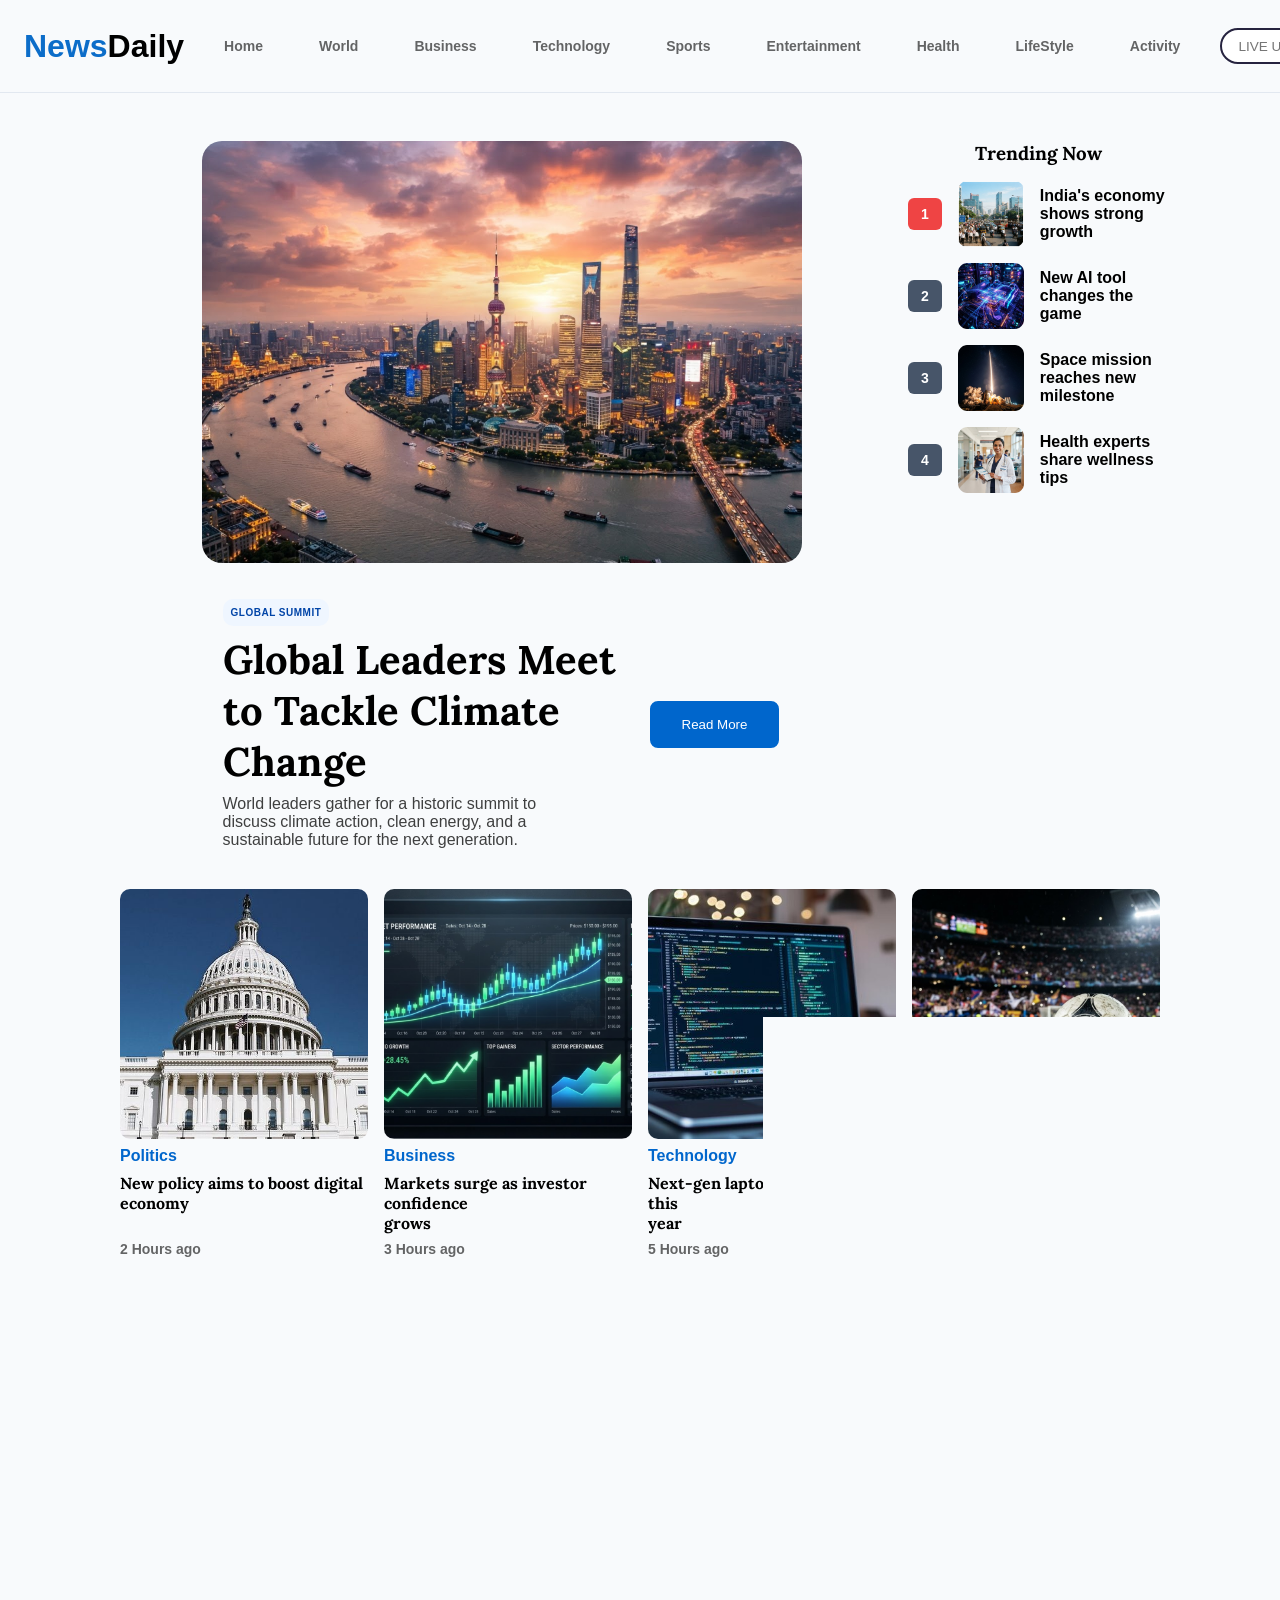
<file: src/index.html>
<!DOCTYPE html>
<html lang="en">

<head>
    <meta charset="UTF-8">
    <meta name="viewport" content="width=device-width, initial-scale=1.0">
    <link rel="stylesheet" href="style.css">
    <title>News Daily</title>
    <script>try { var t = localStorage.getItem("newsdaily-theme"); if (!t) { t = window.matchMedia("(prefers-color-scheme: dark)").matches ? "dark" : "light"; } document.documentElement.setAttribute("data-theme", t); } catch (e) { document.documentElement.setAttribute("data-theme", "light"); }</script>
</head>

<body>
    <div class="Webcontainer">
        <header>
            <div class="Headercontainer">
                <div class="Titlecontainer">
                    <h1><span>News</span>Daily</h1>
                </div>
                <nav aria-label="Main navigation">
                    <ul class="Navlist">
                        <li><a class="Home" href="index.html">Home</a></li>
                        <li><a class="World" href="World.html">World</a></li>
                        <li><a class="Business" href="Business.html">Business</a></li>
                        <li><a class="Technology" href="Technology.html">Technology</a></li>
                        <li><a class="Sports" href="Sports.html">Sports</a></li>
                        <li><a class="Entertainment" href="Entertainment.html">Entertainment</a></li>
                        <li><a class="Health" href="Health.html">Health</a></li>
                        <li><a class="LifeStyle" href="LifeStyle.html">LifeStyle</a></li>
                        <li class="dropdown">
                            <a class="Activity" href="#">Activity</a>
                            <ul class="dropdown-content">
                                <li><a href="Activity/resume/resume.html">Resume</a></li>
                                <li><a href="Activity/list/list.html">List</a></li>
                                <li><a href="Activity/calendar/calendar.html">Calendar</a></li>
                                <li><a href="Activity/movie/movie.html">Movie</a></li>
                            </ul>
                        </li>
                    </ul>
                </nav>
                <div class="Searchcontainer">
                    <form class="search" role="search">
                        <input type="search" id="search-input" placeholder="LIVE UPDATES...">
                    </form>
                    <button class="theme-toggle" type="button" aria-pressed="false"
                        aria-label="Switch to dark mode" title="Switch to dark mode">&#9788;</button>
                </div>
            </div>
        </header>
        <main>
            <div class="Maincontainer">
                <section class="sectionBreakingNews" aria-labelledby="breaking-news-heading">
                    <div class="BreakingNewsTrending">
                        <div class="BreakingNewsTrending-Sub">
                            <figure>
                                <img src="public/home1.png" alt="economy img">
                            </figure>
                            <div class="headline">
                                <div class="headline-sub">
                                    <span>Global Summit</span>
                                    <h1>Global Leaders Meet <br>
                                        to Tackle Climate <br>
                                        Change
                                    </h1>
                                    <p>
                                        World leaders gather for a historic summit to <br>
                                        discuss climate action, clean energy, and a <br>
                                        sustainable future for the next generation.
                                    </p>
                                </div>
                                <button class="read-btn"
                                    aria-label="Read more about Global Leaders Meet to Tackle Climate Change">
                                    Read More
                                </button>
                            </div>
                        </div>
                        <div class="Trending">
                            <h3>Trending Now</h3>
                            <div class="Trending-list">
                                <div class="trending-item">
                                    <span class="span-1">1</span>
                                    <img src="public/Trending_1.png" alt="India's economy shows strong growth">
                                    <p>India's economy shows strong growth</p>
                                </div>
                                <div class="trending-item">
                                    <span>2</span>
                                    <img src="public/Trending_2.png" alt="India's economy shows strong growth">
                                    <p>New AI tool changes the game</p>
                                </div>
                                <div class="trending-item">
                                    <span>3</span>
                                    <img src="public/Trending_3.png" alt="India's economy shows strong growth">
                                    <p>Space mission reaches new milestone</p>
                                </div>
                                <div class="trending-item">
                                    <span>4</span>
                                    <img src="public/Trending_4.png" alt="India's economy shows strong growth">
                                    <p>Health experts share wellness tips</p>
                                </div>
                            </div>
                        </div>
                    </div>
                </section>
                <section class="category-grid-section">
                    <div class="card">
                        <img src="public/Category1.png" alt="">
                        <span>Politics</span>
                        <h4>New policy aims to boost digital <br> economy</h4>
                        <p>2 Hours ago</p>
                    </div>
                    <div class="card">
                        <img src="public/Category2.png" alt="">
                        <span>Business</span>
                        <h4>Markets surge as investor confidence <br> grows</h4>
                        <p>3 Hours ago</p>
                    </div>
                    <div class="card">
                        <img src="public/Category3.png" alt="">
                        <span>Technology</span>
                        <h4>Next-gen laptops set to launch this <br> year</h4>
                        <p>5 Hours ago</p>
                    </div>
                    <div class="card">
                        <img src="public/Category4.png" alt="">
                        <span>Sports</span>
                        <h4>Local team wins championship title</h4>
                        <p>1 Day ago</p>
                    </div>
                </section>
                <section class="latest-news-section">
                    <div class="latest-news">
                        <h1>Latest News</h1>
                        <div class="Latestnews-container">
                            <img src="public/Latestnews1.png" alt="">
                            <div class="latest-news-text">
                                <h3>Education reforms to create more opportunities for youth</h3>
                                <p>1 Hour ago</p>
                            </div>
                        </div>
                        <div class="Latestnews-container">
                            <img src="public/Latestnews2.png" alt="">
                            <div class="latest-news-text">
                                <h3>India and US strengthen strategic partnership</h3>
                                <p>4 Hours ago</p>
                            </div>
                        </div>
                    </div>
                    <div class="EditorsPick">
                        <h1>Editor's Pick</h1>
                        <div class="Pick">
                            <img src="public/editorpick.png" alt="">
                            <div class="pick-text">
                                <h2>Preserving Our National Parks for Future <br> Generations</h2>
                                <p>An in-depth look at how conservationists are working alongside <br> local communities
                                    to restore natural habitats and fight biodiversity <br> loss.</p>
                            </div>
                        </div>
                    </div>
                </section>
            </div>
        </main>
        <footer>
            <div class="footercontainer">
                <div class="footer-contact">
                    <div class="dailynewsfooter">
                        <h1>NewsDaily</h1>
                        <p>Reliable, timely, and independent global <br> journalism, directly to your screen.</p>
                    </div>
                    <div class="contact-layout">
                        <div class="link-column">
                            <h4>Sections</h4>
                            <ul>
                                <li><a href="World.html">World News</a></li>
                                <li><a href="#">Markets</a></li>
                                <li><a href="#">Technology</a></li>
                            </ul>
                        </div>

                        <div class="link-column">
                            <h4>Company</h4>
                            <ul>
                                <li><a href="#">About Us</a></li>
                                <li><a href="#">Careers</a></li>
                                <li><a href="#">Contact</a></li>
                            </ul>
                        </div>
                    </div>
                </div>
                <div class="cert">
                    <p>© 2026 NewsDaily. All rights reserved.</p>
                    <div class="cert-text">
                        <p>Privacy Policy</p>
                        <p>Terms of Service</p>
                    </div>
                </div>
            </div>
        </footer>
    </div>
    <script src="script.js"></script>
</body>

</html>
</file>
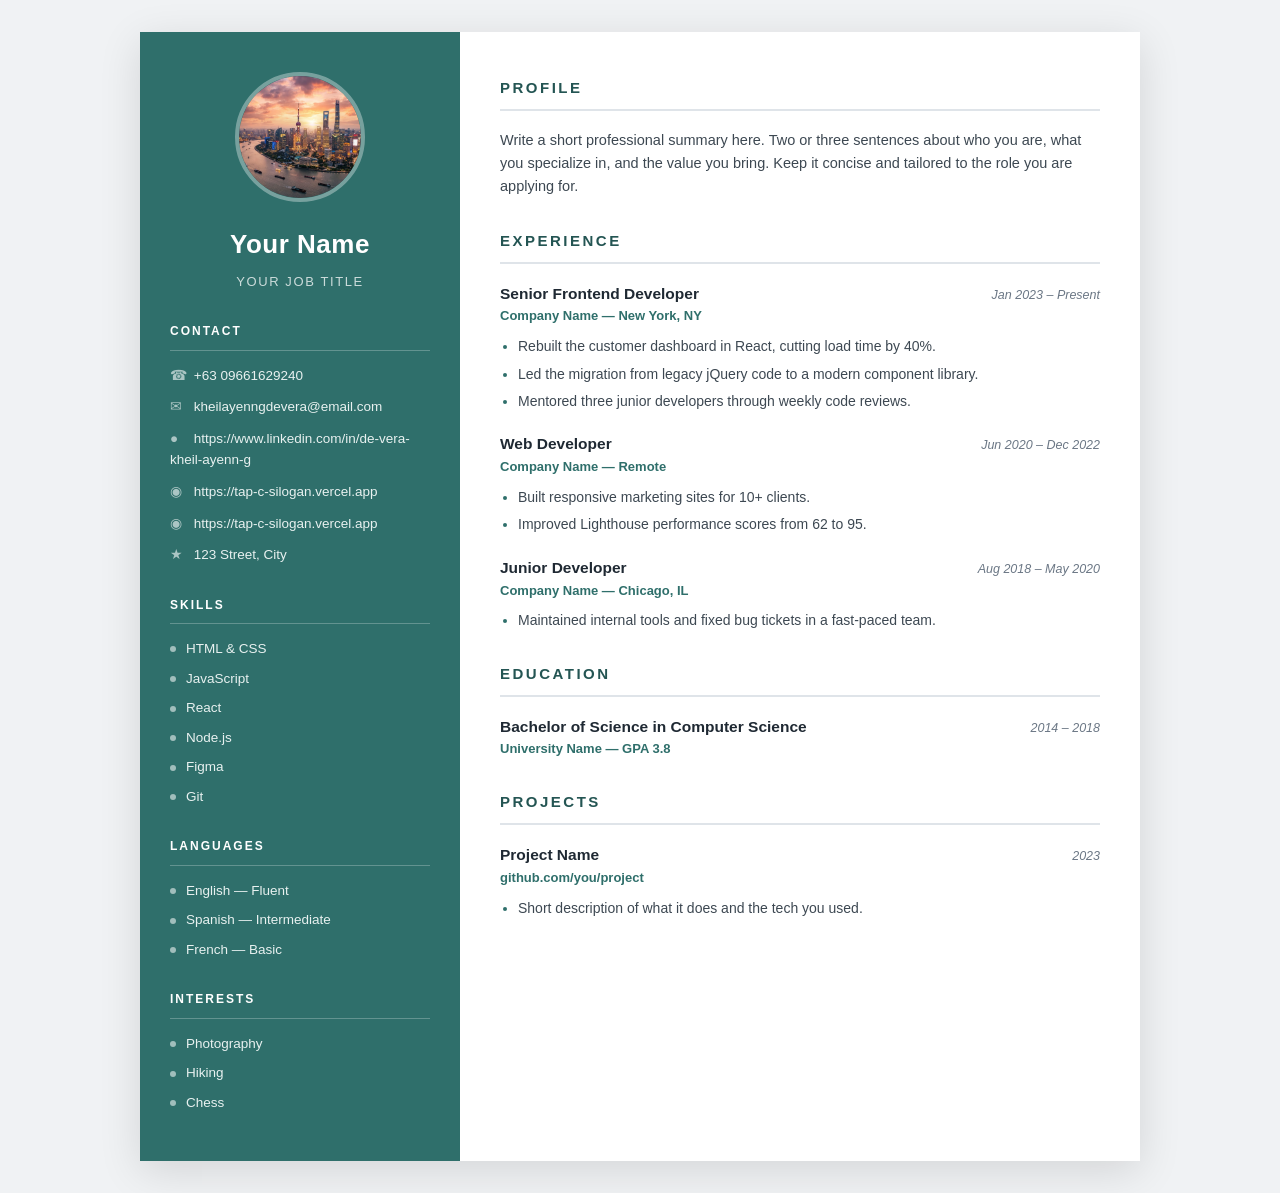
<file: Activity/resume/index.html>
<!DOCTYPE html>
<html lang="en">
<head>
    <meta charset="UTF-8">
    <meta name="viewport" content="width=device-width, initial-scale=1.0">
    <link rel="stylesheet" href="style.css">
    <title>Resume</title>
</head>
<body>
    <div class="page">
        <aside class="sidebar">
            <div class="sidebar-inner">
                <div class="photo">
                    <img src="../../public/home1.png" alt="Your Photo">
                </div>

                <h1 class="name">Your Name</h1>
                <p class="tagline">Your Job Title</p>

                <section class="side-block">
                    <h2 class="side-title">Contact</h2>
                    <ul class="contact-list">
                        <li><span class="ico">&#9742;</span> +63 09661629240</li>
                        <li><span class="ico">&#9993;</span> kheilayenngdevera@email.com</li>
                        <li><span class="ico">&#9679;</span> https://www.linkedin.com/in/de-vera-kheil-ayenn-g</li>
                        <li><span class="ico">&#9673;</span> https://tap-c-silogan.vercel.app</li>
                        <li><span class="ico">&#9673;</span> https://tap-c-silogan.vercel.app</li>
                        <li><span class="ico">&#9733;</span> 123 Street, City</li>
                    </ul>
                </section>

                <section class="side-block">
                    <h2 class="side-title">Skills</h2>
                    <ul class="skills">
                        <li>HTML &amp; CSS</li>
                        <li>JavaScript</li>
                        <li>React</li>
                        <li>Node.js</li>
                        <li>Figma</li>
                        <li>Git</li>
                    </ul>
                </section>

                <section class="side-block">
                    <h2 class="side-title">Languages</h2>
                    <ul class="skills">
                        <li>English &mdash; Fluent</li>
                        <li>Spanish &mdash; Intermediate</li>
                        <li>French &mdash; Basic</li>
                    </ul>
                </section>

                <section class="side-block">
                    <h2 class="side-title">Interests</h2>
                    <ul class="interests">
                        <li>Photography</li>
                        <li>Hiking</li>
                        <li>Chess</li>
                    </ul>
                </section>
            </div>
        </aside>

        <main class="main">
            <section class="block">
                <h2 class="block-title">Profile</h2>
                <p class="summary">
                    Write a short professional summary here. Two or three sentences about who you
                    are, what you specialize in, and the value you bring. Keep it concise and
                    tailored to the role you are applying for.
                </p>
            </section>

            <section class="block">
                <h2 class="block-title">Experience</h2>

                <article class="entry">
                    <div class="entry-head">
                        <h3>Senior Frontend Developer</h3>
                        <span class="dates">Jan 2023 &ndash; Present</span>
                    </div>
                    <p class="entry-meta">Company Name &mdash; New York, NY</p>
                    <ul class="bullets">
                        <li>Rebuilt the customer dashboard in React, cutting load time by 40%.</li>
                        <li>Led the migration from legacy jQuery code to a modern component library.</li>
                        <li>Mentored three junior developers through weekly code reviews.</li>
                    </ul>
                </article>

                <article class="entry">
                    <div class="entry-head">
                        <h3>Web Developer</h3>
                        <span class="dates">Jun 2020 &ndash; Dec 2022</span>
                    </div>
                    <p class="entry-meta">Company Name &mdash; Remote</p>
                    <ul class="bullets">
                        <li>Built responsive marketing sites for 10+ clients.</li>
                        <li>Improved Lighthouse performance scores from 62 to 95.</li>
                    </ul>
                </article>

                <article class="entry">
                    <div class="entry-head">
                        <h3>Junior Developer</h3>
                        <span class="dates">Aug 2018 &ndash; May 2020</span>
                    </div>
                    <p class="entry-meta">Company Name &mdash; Chicago, IL</p>
                    <ul class="bullets">
                        <li>Maintained internal tools and fixed bug tickets in a fast-paced team.</li>
                    </ul>
                </article>
            </section>

            <section class="block">
                <h2 class="block-title">Education</h2>

                <article class="entry">
                    <div class="entry-head">
                        <h3>Bachelor of Science in Computer Science</h3>
                        <span class="dates">2014 &ndash; 2018</span>
                    </div>
                    <p class="entry-meta">University Name &mdash; GPA 3.8</p>
                </article>
            </section>

            <section class="block">
                <h2 class="block-title">Projects</h2>

                <article class="entry">
                    <div class="entry-head">
                        <h3>Project Name</h3>
                        <span class="dates">2023</span>
                    </div>
                    <p class="entry-meta">github.com/you/project</p>
                    <ul class="bullets">
                        <li>Short description of what it does and the tech you used.</li>
                    </ul>
                </article>
            </section>
        </main>
    </div>
</body>
</html>
</file>
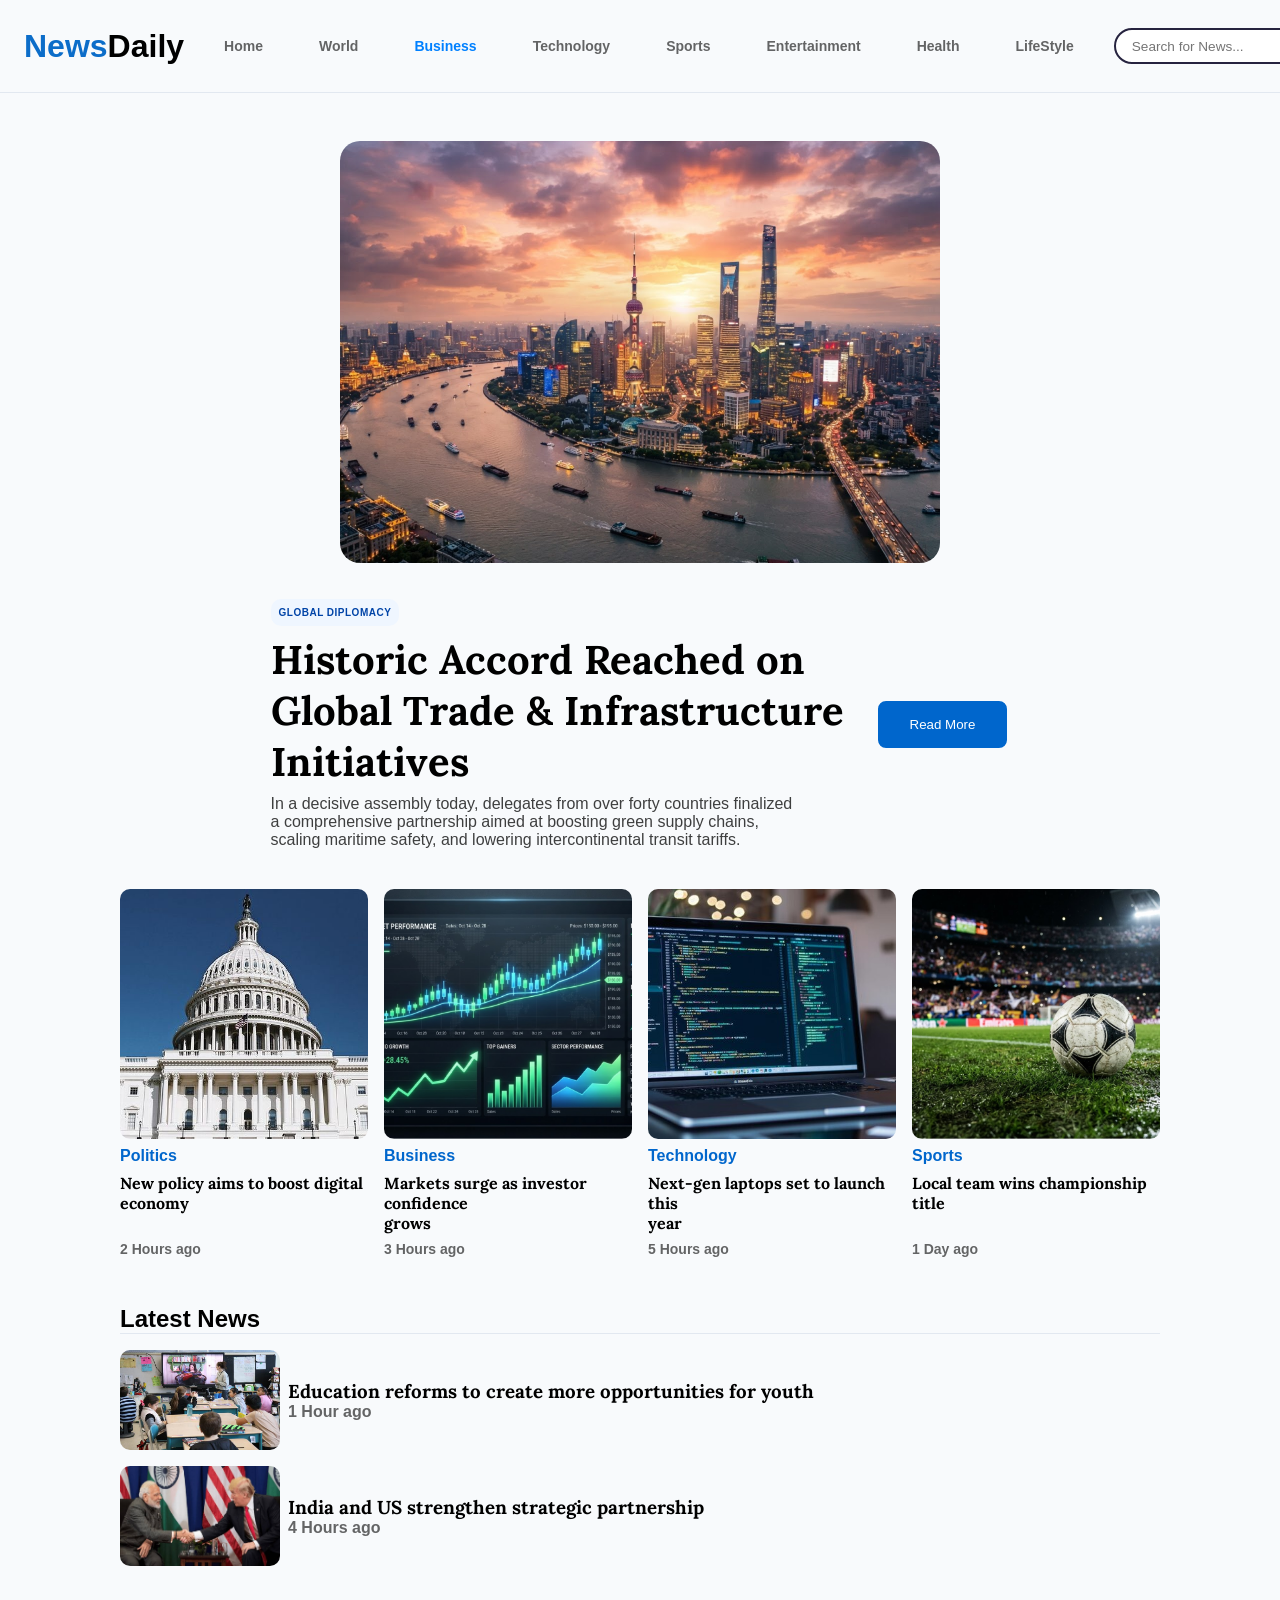
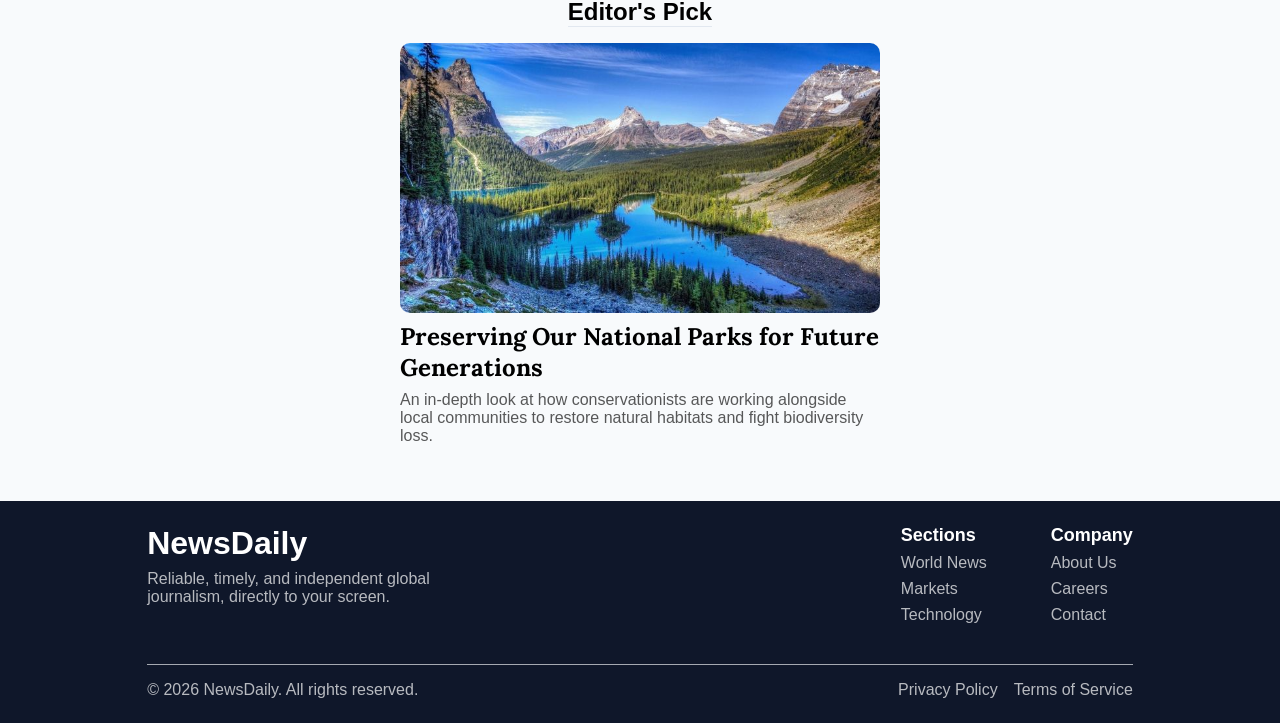
<file: Business.html>
<!DOCTYPE html>
<html lang="en">

<head>
    <meta charset="UTF-8">
    <meta name="viewport" content="width=device-width, initial-scale=1.0">
    <link rel="stylesheet" href="style.css">
    <title>News Daily</title>
</head>

<body>
    <div class="Webcontainer">
        <header>
            <div class="Headercontainer">
                <div class="Titlecontainer">
                    <h1><span>News</span>Daily</h1>
                </div>
                <nav aria-label="Main navigation">
                    <ul class="Navlist">
                        <li><a class="Home" href="index.html">Home</a></li>
                        <li><a class="World" href="World.html">World</a></li>
                        <li><a class="Business" href="Business.html">Business</a></li>
                        <li><a class="Technology" href="Technology.html">Technology</a></li>
                        <li><a class="Sports" href="Sports.html">Sports</a></li>
                        <li><a class="Entertainment" href="Entertainment.html">Entertainment</a></li>
                        <li><a class="Health" href="Health.html">Health</a></li>
                        <li><a class="LifeStyle" href="LifeStyle.html">LifeStyle</a></li>
                    </ul>
                </nav>
                <div class="Searchcontainer">
                    <form class="search" role="search">
                        <input type="search" id="search-input" placeholder="Search for News...">
                    </form>
                </div>
            </div>
        </header>
        <main>
            <div class="Maincontainer">
                <section class="sectionBreakingNews sectionNews" aria-labelledby="breaking-news-heading">
                    <div class="BreakingNewsTrending">
                        <div class="BreakingNewsTrending-Sub">
                            <figure>
                                <img src="public/home1.png" alt="Economy Image">
                            </figure>
                            <div class="headline">
                                <div class="headline-sub">
                                    <span>Global Diplomacy</span>
                                    <h1>Historic Accord Reached on <br> Global Trade & Infrastructure <br> Initiatives
                                    </h1>
                                    <p>
                                        In a decisive assembly today, delegates from over forty countries finalized <br>
                                        a comprehensive partnership aimed at boosting green supply chains, <br>
                                        scaling maritime safety, and lowering intercontinental transit tariffs.
                                    </p>
                                </div>
                                <button class="read-btn"
                                    aria-label="Read more about Global Leaders Meet to Tackle Climate Change">
                                    Read More
                                </button>
                            </div>
                        </div>
                    </div>
                </section>
                <section class="category-grid-section">
                    <div class="card">
                        <img src="public/Category1.png" alt="">
                        <span>Politics</span>
                        <h4>New policy aims to boost digital <br> economy</h4>
                        <p>2 Hours ago</p>
                    </div>
                    <div class="card">
                        <img src="public/Category2.png" alt="">
                        <span>Business</span>
                        <h4>Markets surge as investor confidence <br> grows</h4>
                        <p>3 Hours ago</p>
                    </div>
                    <div class="card">
                        <img src="public/Category3.png" alt="">
                        <span>Technology</span>
                        <h4>Next-gen laptops set to launch this <br> year</h4>
                        <p>5 Hours ago</p>
                    </div>
                    <div class="card">
                        <img src="public/Category4.png" alt="">
                        <span>Sports</span>
                        <h4>Local team wins championship title</h4>
                        <p>1 Day ago</p>
                    </div>
                </section>
                <section class="latest-news-section">
                    <div class="latest-news">
                        <h1>Latest News</h1>
                        <div class="Latestnews-container">
                            <img src="public/Latestnews1.png" alt="">
                            <div class="latest-news-text">
                                <h3>Education reforms to create more opportunities for youth</h3>
                                <p>1 Hour ago</p>
                            </div>
                        </div>
                        <div class="Latestnews-container">
                            <img src="public/Latestnews2.png" alt="">
                            <div class="latest-news-text">
                                <h3>India and US strengthen strategic partnership</h3>
                                <p>4 Hours ago</p>
                            </div>
                        </div>
                    </div>
                    <div class="EditorsPick">
                        <h1>Editor's Pick</h1>
                        <div class="Pick">
                            <img src="public/editorpick.png" alt="">
                            <div class="pick-text">
                                <h2>Preserving Our National Parks for Future <br> Generations</h2>
                                <p>An in-depth look at how conservationists are working alongside <br> local communities
                                    to restore natural habitats and fight biodiversity <br> loss.</p>
                            </div>
                        </div>
                    </div>
                </section>
            </div>
        </main>
        <footer>
            <div class="footercontainer">
                <div class="footer-contact">
                    <div class="dailynewsfooter">
                        <h1>NewsDaily</h1>
                        <p>Reliable, timely, and independent global <br> journalism, directly to your screen.</p>
                    </div>
                    <div class="contact-layout">
                        <div class="link-column">
                            <h4>Sections</h4>
                            <ul>
                                <li><a href="World.html">World News</a></li>
                                <li><a href="#">Markets</a></li>
                                <li><a href="#">Technology</a></li>
                            </ul>
                        </div>

                        <div class="link-column">
                            <h4>Company</h4>
                            <ul>
                                <li><a href="#">About Us</a></li>
                                <li><a href="#">Careers</a></li>
                                <li><a href="#">Contact</a></li>
                            </ul>
                        </div>
                    </div>
                </div>
                <div class="cert">
                    <p>© 2026 NewsDaily. All rights reserved.</p>
                    <div class="cert-text">
                        <p>Privacy Policy</p>
                        <p>Terms of Service</p>
                    </div>
                </div>
            </div>
        </footer>
    </div>
    <script src="script.js"></script>
</body>

</html>
</file>
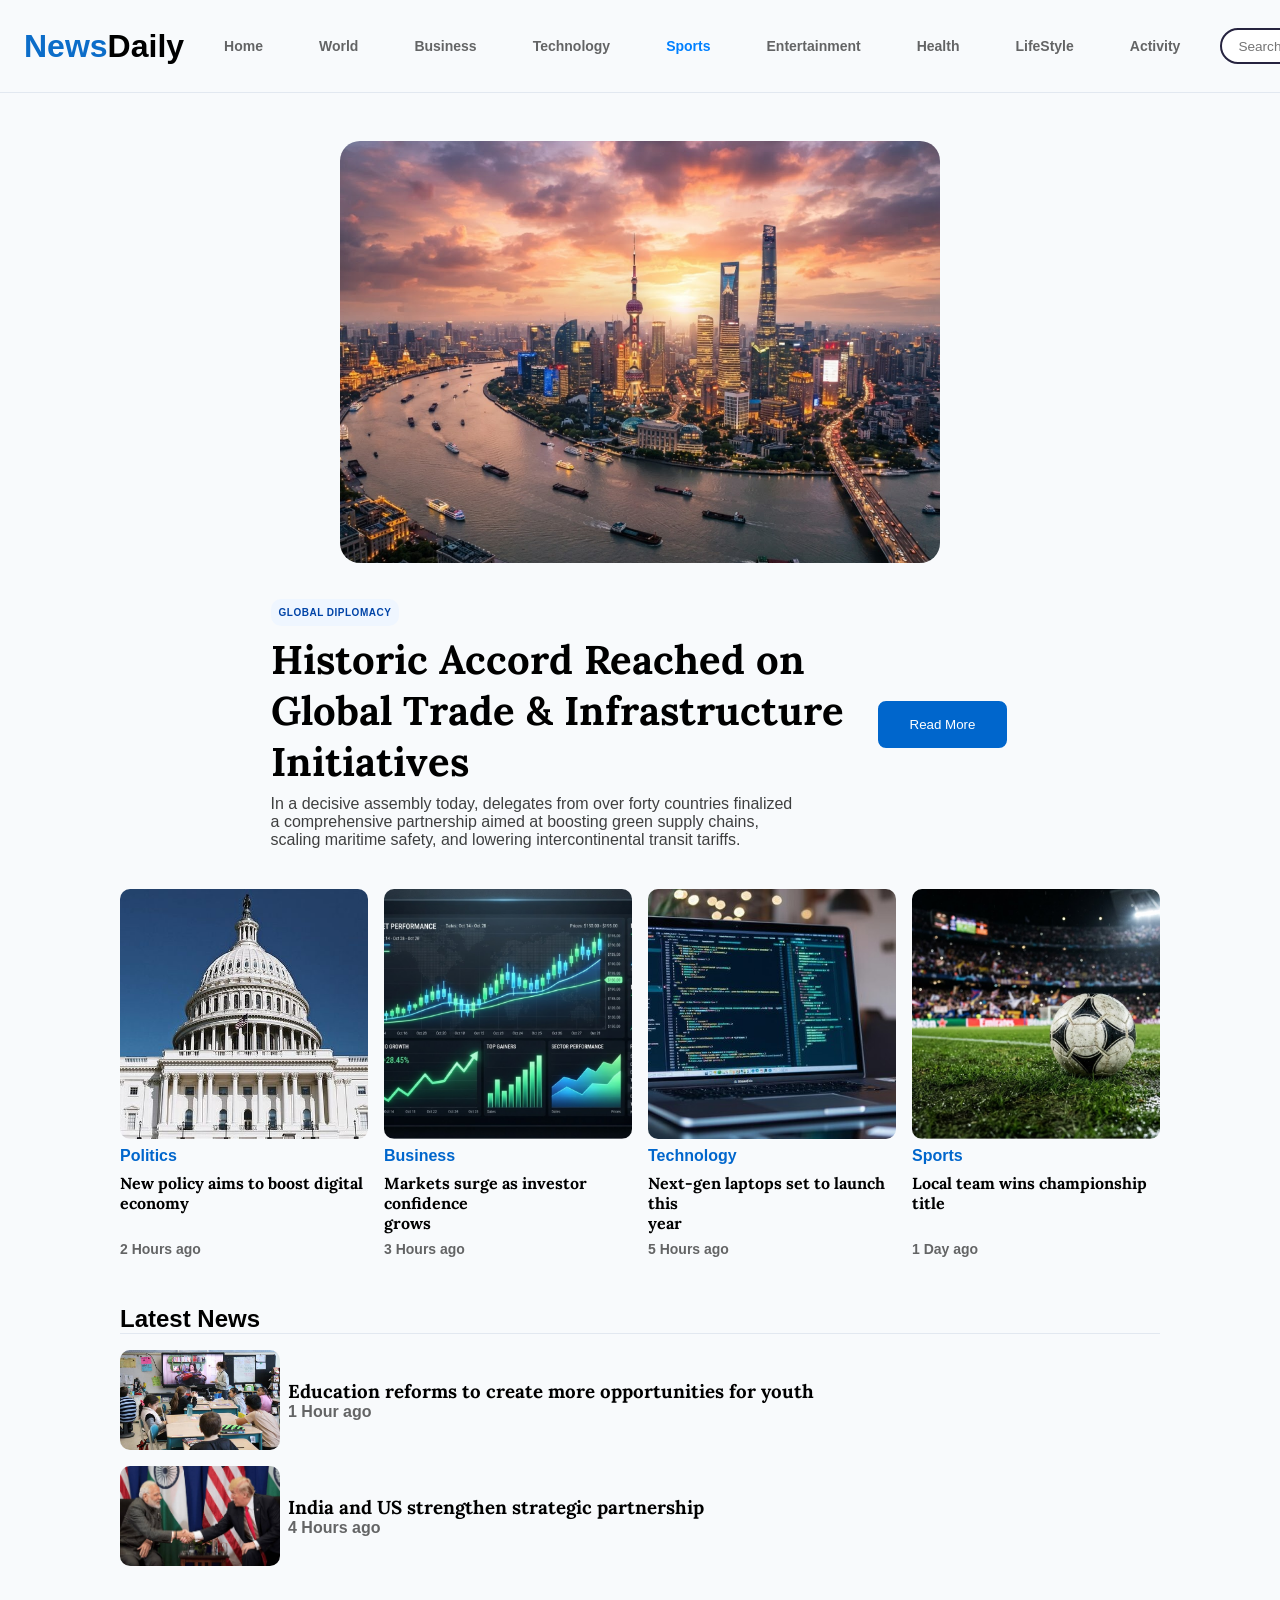
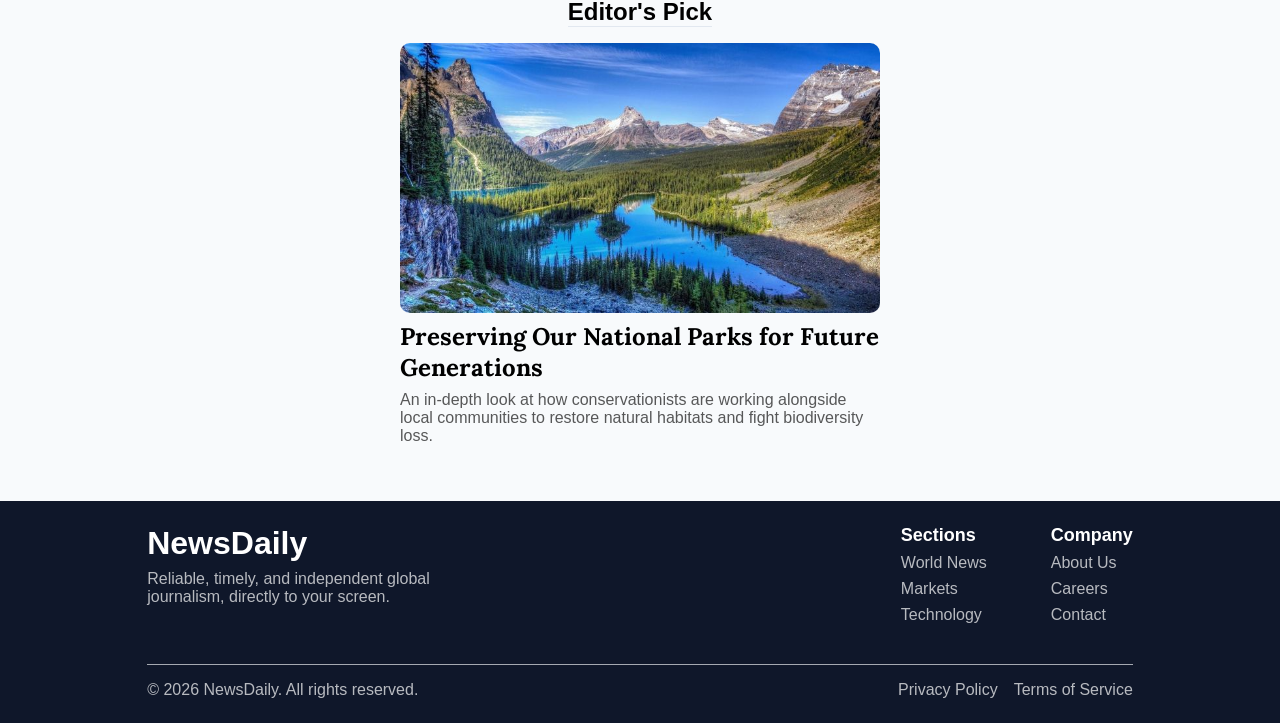
<file: Sports.html>
<!DOCTYPE html>
<html lang="en">

<head>
    <meta charset="UTF-8">
    <meta name="viewport" content="width=device-width, initial-scale=1.0">
    <link rel="stylesheet" href="style.css">
    <title>News Daily</title>
</head>

<body>
    <div class="Webcontainer">
        <header>
            <div class="Headercontainer">
                <div class="Titlecontainer">
                    <h1><span>News</span>Daily</h1>
                </div>
                <nav aria-label="Main navigation">
                    <ul class="Navlist">
                        <li><a class="Home" href="index.html">Home</a></li>
                        <li><a class="World" href="World.html">World</a></li>
                        <li><a class="Business" href="Business.html">Business</a></li>
                        <li><a class="Technology" href="Technology.html">Technology</a></li>
                        <li><a class="Sports" href="Sports.html">Sports</a></li>
                        <li><a class="Entertainment" href="Entertainment.html">Entertainment</a></li>
                        <li><a class="Health" href="Health.html">Health</a></li>
                        <li><a class="LifeStyle" href="LifeStyle.html">LifeStyle</a></li>
                        <li><a class="LifeStyle" href="LifeStyle.html">Activity</a></li>
                    </ul>
                </nav>
                <div class="Searchcontainer">
                    <form class="search" role="search">
                        <input type="search" id="search-input" placeholder="Search for News...">
                    </form>
                </div>
            </div>
        </header>
        <main>
            <div class="Maincontainer">
                <section class="sectionBreakingNews sectionNews" aria-labelledby="breaking-news-heading">
                    <div class="BreakingNewsTrending">
                        <div class="BreakingNewsTrending-Sub">
                            <figure>
                                <img src="public/home1.png" alt="Economy Image">
                            </figure>
                            <div class="headline">
                                <div class="headline-sub">
                                    <span>Global Diplomacy</span>
                                    <h1>Historic Accord Reached on <br> Global Trade & Infrastructure <br> Initiatives
                                    </h1>
                                    <p>
                                        In a decisive assembly today, delegates from over forty countries finalized <br>
                                        a comprehensive partnership aimed at boosting green supply chains, <br>
                                        scaling maritime safety, and lowering intercontinental transit tariffs.
                                    </p>
                                </div>
                                <button class="read-btn"
                                    aria-label="Read more about Global Leaders Meet to Tackle Climate Change">
                                    Read More
                                </button>
                            </div>
                        </div>
                    </div>
                </section>
                <section class="category-grid-section">
                    <div class="card">
                        <img src="public/Category1.png" alt="">
                        <span>Politics</span>
                        <h4>New policy aims to boost digital <br> economy</h4>
                        <p>2 Hours ago</p>
                    </div>
                    <div class="card">
                        <img src="public/Category2.png" alt="">
                        <span>Business</span>
                        <h4>Markets surge as investor confidence <br> grows</h4>
                        <p>3 Hours ago</p>
                    </div>
                    <div class="card">
                        <img src="public/Category3.png" alt="">
                        <span>Technology</span>
                        <h4>Next-gen laptops set to launch this <br> year</h4>
                        <p>5 Hours ago</p>
                    </div>
                    <div class="card">
                        <img src="public/Category4.png" alt="">
                        <span>Sports</span>
                        <h4>Local team wins championship title</h4>
                        <p>1 Day ago</p>
                    </div>
                </section>
                <section class="latest-news-section">
                    <div class="latest-news">
                        <h1>Latest News</h1>
                        <div class="Latestnews-container">
                            <img src="public/Latestnews1.png" alt="">
                            <div class="latest-news-text">
                                <h3>Education reforms to create more opportunities for youth</h3>
                                <p>1 Hour ago</p>
                            </div>
                        </div>
                        <div class="Latestnews-container">
                            <img src="public/Latestnews2.png" alt="">
                            <div class="latest-news-text">
                                <h3>India and US strengthen strategic partnership</h3>
                                <p>4 Hours ago</p>
                            </div>
                        </div>
                    </div>
                    <div class="EditorsPick">
                        <h1>Editor's Pick</h1>
                        <div class="Pick">
                            <img src="public/editorpick.png" alt="">
                            <div class="pick-text">
                                <h2>Preserving Our National Parks for Future <br> Generations</h2>
                                <p>An in-depth look at how conservationists are working alongside <br> local communities
                                    to restore natural habitats and fight biodiversity <br> loss.</p>
                            </div>
                        </div>
                    </div>
                </section>
            </div>
        </main>
        <footer>
            <div class="footercontainer">
                <div class="footer-contact">
                    <div class="dailynewsfooter">
                        <h1>NewsDaily</h1>
                        <p>Reliable, timely, and independent global <br> journalism, directly to your screen.</p>
                    </div>
                    <div class="contact-layout">
                        <div class="link-column">
                            <h4>Sections</h4>
                            <ul>
                                <li><a href="World.html">World News</a></li>
                                <li><a href="#">Markets</a></li>
                                <li><a href="#">Technology</a></li>
                            </ul>
                        </div>

                        <div class="link-column">
                            <h4>Company</h4>
                            <ul>
                                <li><a href="#">About Us</a></li>
                                <li><a href="#">Careers</a></li>
                                <li><a href="#">Contact</a></li>
                            </ul>
                        </div>
                    </div>
                </div>
                <div class="cert">
                    <p>© 2026 NewsDaily. All rights reserved.</p>
                    <div class="cert-text">
                        <p>Privacy Policy</p>
                        <p>Terms of Service</p>
                    </div>
                </div>
            </div>
        </footer>
    </div>
    <script src="script.js"></script>
</body>

</html>
</file>
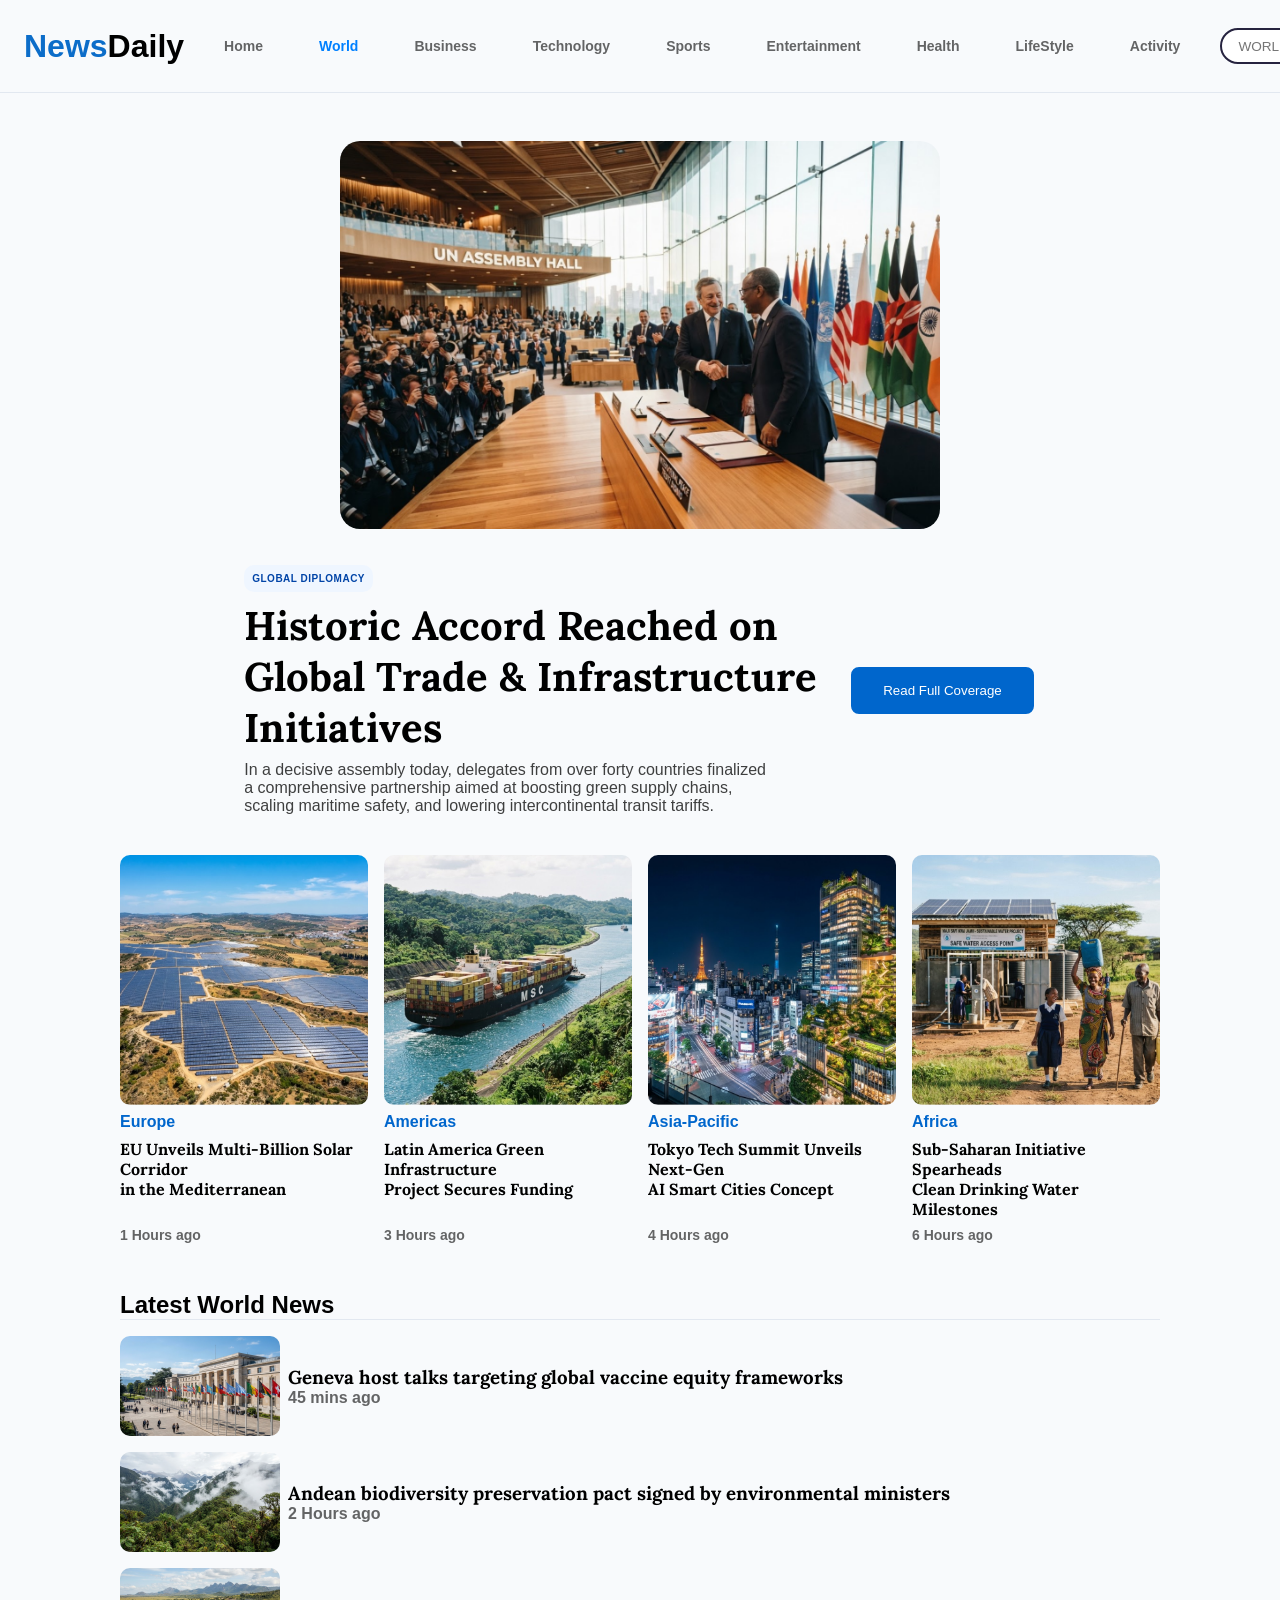
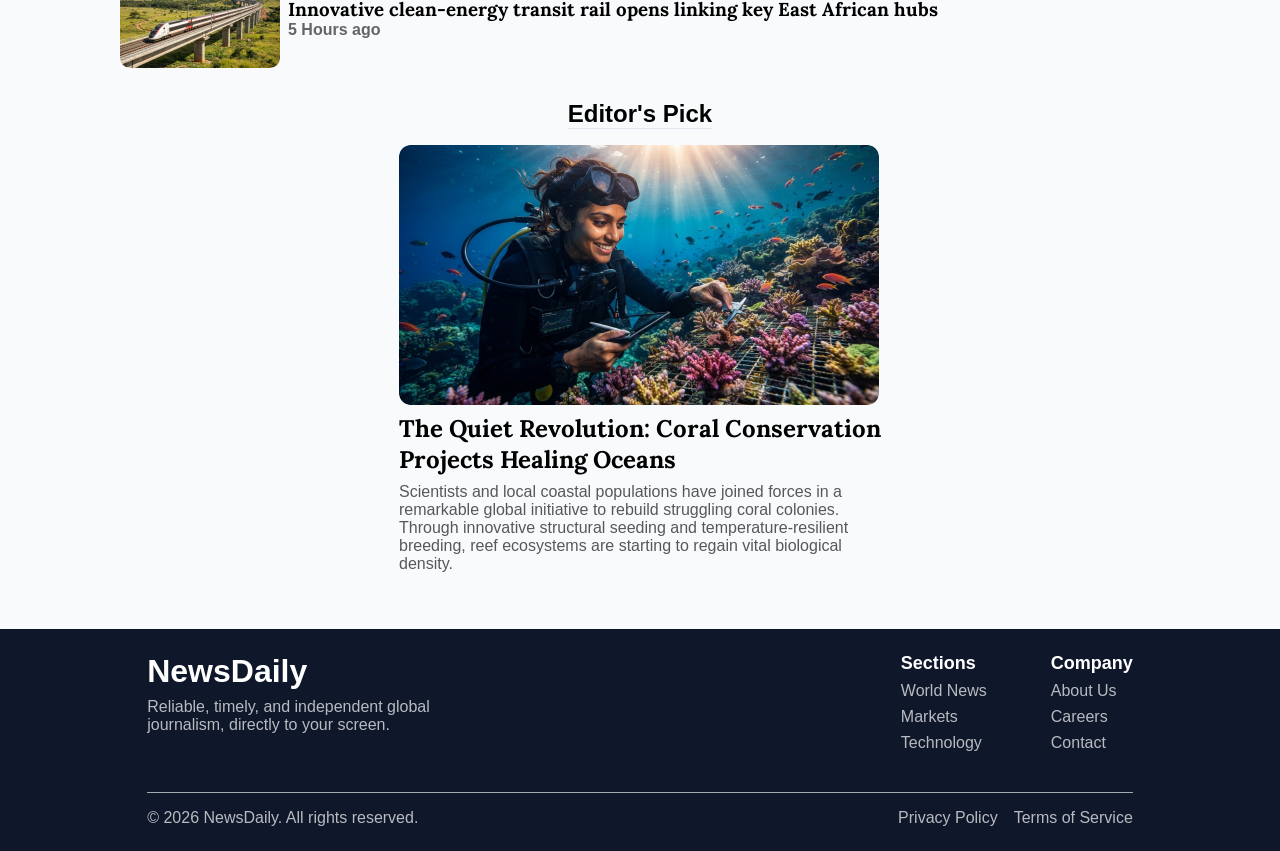
<file: World.html>
<!DOCTYPE html>
<html lang="en">

<head>
    <meta charset="UTF-8">
    <meta name="viewport" content="width=device-width, initial-scale=1.0">
    <link rel="stylesheet" href="style.css">
    <title>News Daily</title>
</head>

<body>
    <div class="Webcontainer">
        <header>
            <div class="Headercontainer">
                <div class="Titlecontainer">
                    <h1><span>News</span>Daily</h1>
                </div>
                <nav aria-label="Main navigation">
                    <ul class="Navlist">
                        <li><a class="Home" href="index.html">Home</a></li>
                        <li><a class="World" href="World.html">World</a></li>
                        <li><a class="Business" href="Business.html">Business</a></li>
                        <li><a class="Technology" href="Technology.html">Technology</a></li>
                        <li><a class="Sports" href="Sports.html">Sports</a></li>
                        <li><a class="Entertainment" href="Entertainment.html">Entertainment</a></li>
                        <li><a class="Health" href="Health.html">Health</a></li>
                        <li><a class="LifeStyle" href="LifeStyle.html">LifeStyle</a></li>
                        <li><a class="LifeStyle" href="LifeStyle.html">Activity</a></li>

                    </ul>
                </nav>
                <div class="Searchcontainer">
                    <form class="search" role="search">
                        <input type="search" id="search-input" placeholder="WORLD EDITION...">
                    </form>
                </div>
            </div>
        </header>
        <main>
            <div class="Maincontainer">
                <section class="sectionBreakingNews sectionNews" aria-labelledby="breaking-news-heading">
                    <div class="BreakingNewsTrending">
                        <div class="BreakingNewsTrending-Sub">
                            <figure>
                                <img src="public/World1.png" alt="Economy Image">
                            </figure>
                            <div class="headline">
                                <div class="headline-sub">
                                    <span>Global Diplomacy</span>
                                    <h1>Historic Accord Reached on <br> Global Trade & Infrastructure <br> Initiatives
                                    </h1>
                                    <p>
                                        In a decisive assembly today, delegates from over forty countries finalized <br>
                                        a comprehensive partnership aimed at boosting green supply chains, <br>
                                        scaling maritime safety, and lowering intercontinental transit tariffs.
                                    </p>
                                </div>
                                <button class="read-btn"
                                    aria-label="Read Full Coverage about Global Leaders Meet to Tackle Climate Change">
                                    Read Full Coverage
                                </button>
                            </div>
                        </div>
                    </div>
                </section>
                <section class="category-grid-section">
                    <div class="card">
                        <img src="public/World2.png" alt="">
                        <span>Europe</span>
                        <h4>EU Unveils Multi-Billion Solar Corridor <br> in the Mediterranean</h4>
                        <p>1 Hours ago</p>
                    </div>
                    <div class="card">
                        <img src="public/World3.png" alt="">
                        <span>Americas</span>
                        <h4>Latin America Green Infrastructure <br> Project Secures Funding</h4>
                        <p>3 Hours ago</p>
                    </div>
                    <div class="card">
                        <img src="public/World4.png" alt="">
                        <span>Asia-Pacific</span>
                        <h4>Tokyo Tech Summit Unveils Next-Gen <br> AI Smart Cities Concept</h4>
                        <p>4 Hours ago</p>
                    </div>
                    <div class="card">
                        <img src="public/World5.png" alt="">
                        <span>Africa</span>
                        <h4>Sub-Saharan Initiative Spearheads <br> Clean Drinking Water Milestones</h4>
                        <p>6 Hours ago</p>
                    </div>
                </section>
                <section class="latest-news-section">
                    <div class="latest-news">
                        <h1>Latest World News</h1>
                        <div class="Latestnews-container">
                            <img src="public/World6.png" alt="">
                            <div class="latest-news-text">
                                <h3>Geneva host talks targeting global vaccine equity frameworks</h3>
                                <p>45 mins ago</p>
                            </div>
                        </div>
                        <div class="Latestnews-container">
                            <img src="public/World7.png" alt="">
                            <div class="latest-news-text">
                                <h3>Andean biodiversity preservation pact signed by environmental ministers</h3>
                                <p>2 Hours ago</p>
                            </div>
                        </div>
                        <div class="Latestnews-container">
                            <img src="public/World8.png" alt="">
                            <div class="latest-news-text">
                                <h3>Innovative clean-energy transit rail opens linking key East African hubs</h3>
                                <p>5 Hours ago</p>
                            </div>
                        </div>
                    </div>
                    <div class="EditorsPick">
                        <h1>Editor's Pick</h1>
                        <div class="Pick">
                            <img src="public/World9.png" alt="">
                            <div class="pick-text">
                                <h2>The Quiet Revolution: Coral Conservation <br> Projects Healing Oceans</h2>
                                <p>Scientists and local coastal populations have joined forces in a <br> remarkable
                                    global
                                    initiative to rebuild struggling coral colonies. <br> Through innovative structural
                                    seeding and temperature-resilient <br> breeding, reef ecosystems are starting to
                                    regain
                                    vital biological <br> density.</p>
                            </div>
                        </div>
                    </div>
                </section>
            </div>
        </main>
        <footer>
            <div class="footercontainer">
                <div class="footer-contact">
                    <div class="dailynewsfooter">
                        <h1>NewsDaily</h1>
                        <p>Reliable, timely, and independent global <br> journalism, directly to your screen.</p>
                    </div>
                    <div class="contact-layout">
                        <div class="link-column">
                            <h4>Sections</h4>
                            <ul>
                                <li><a href="World.html">World News</a></li>
                                <li><a href="#">Markets</a></li>
                                <li><a href="#">Technology</a></li>
                            </ul>
                        </div>

                        <div class="link-column">
                            <h4>Company</h4>
                            <ul>
                                <li><a href="#">About Us</a></li>
                                <li><a href="#">Careers</a></li>
                                <li><a href="#">Contact</a></li>
                            </ul>
                        </div>
                    </div>
                </div>
                <div class="cert">
                    <p>© 2026 NewsDaily. All rights reserved.</p>
                    <div class="cert-text">
                        <p>Privacy Policy</p>
                        <p>Terms of Service</p>
                    </div>
                </div>
            </div>
        </footer>
    </div>
    <script src="script.js"></script>
</body>

</html>
</file>
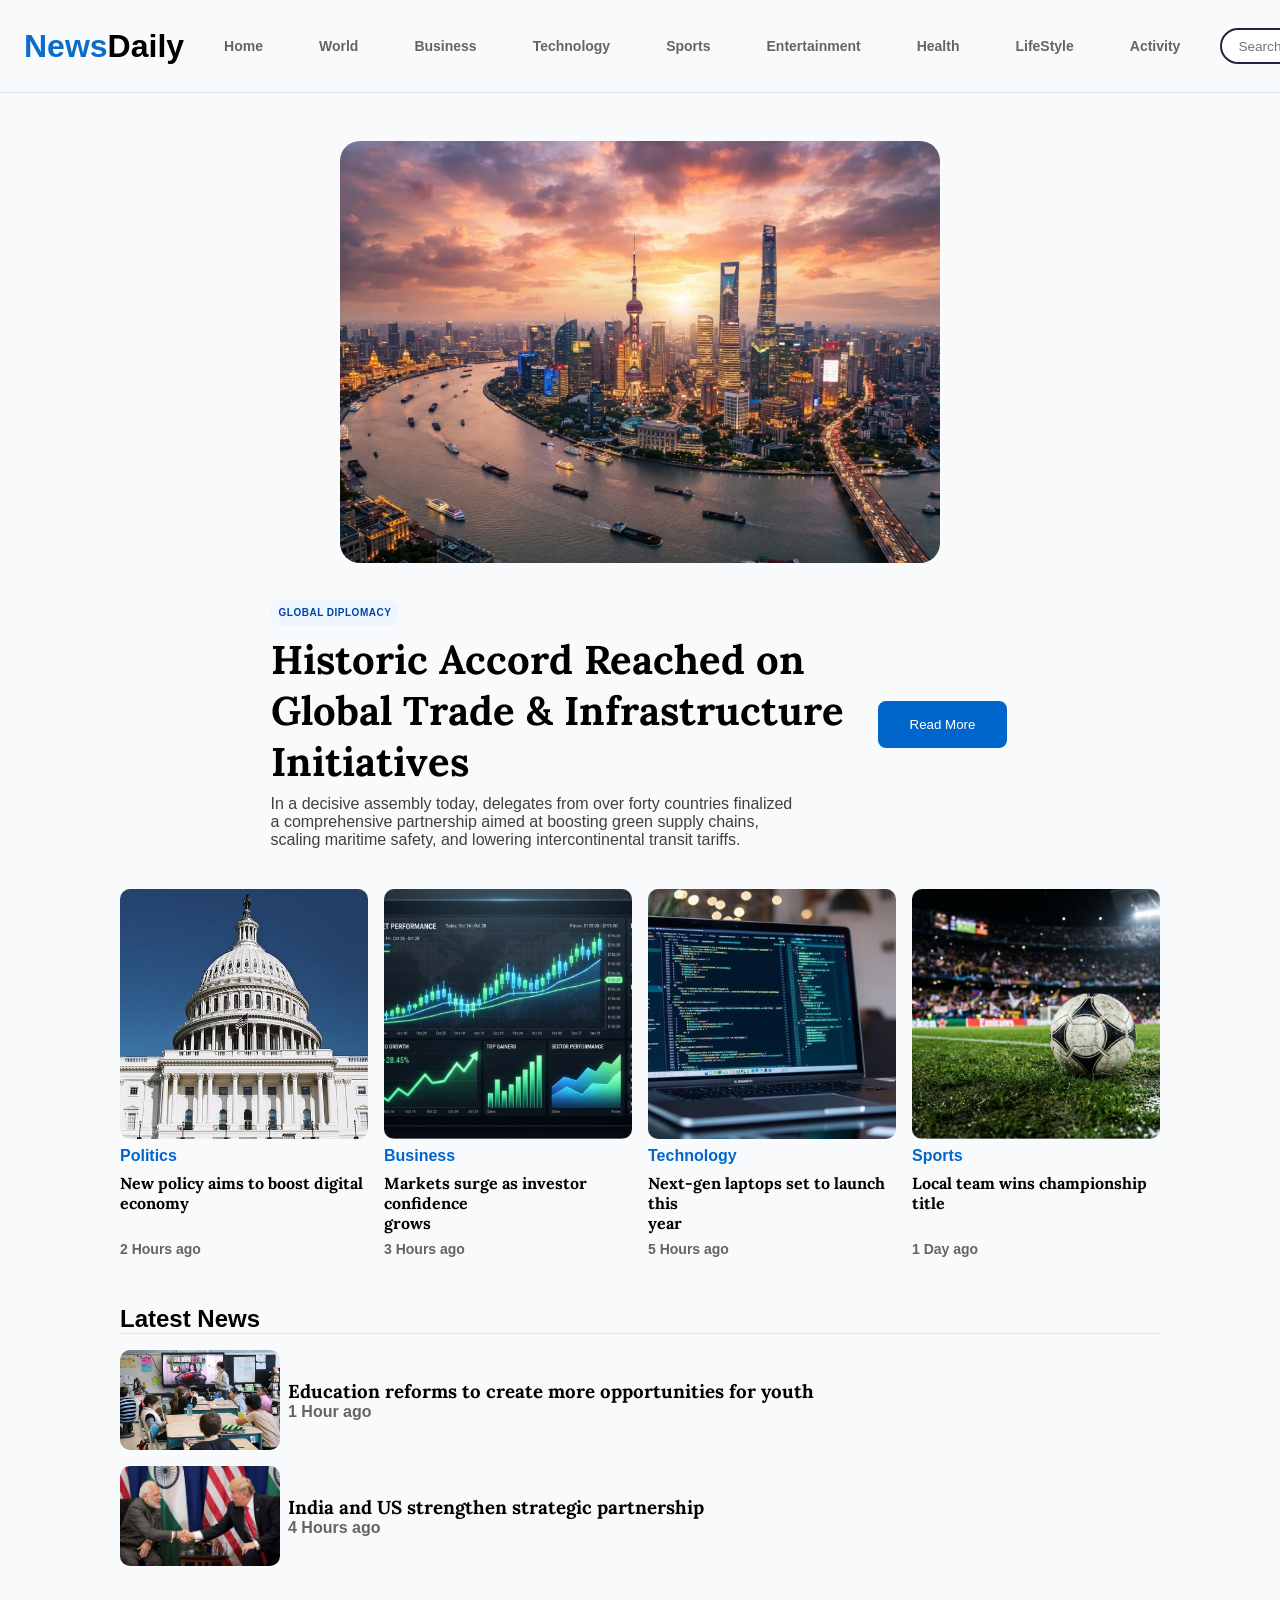
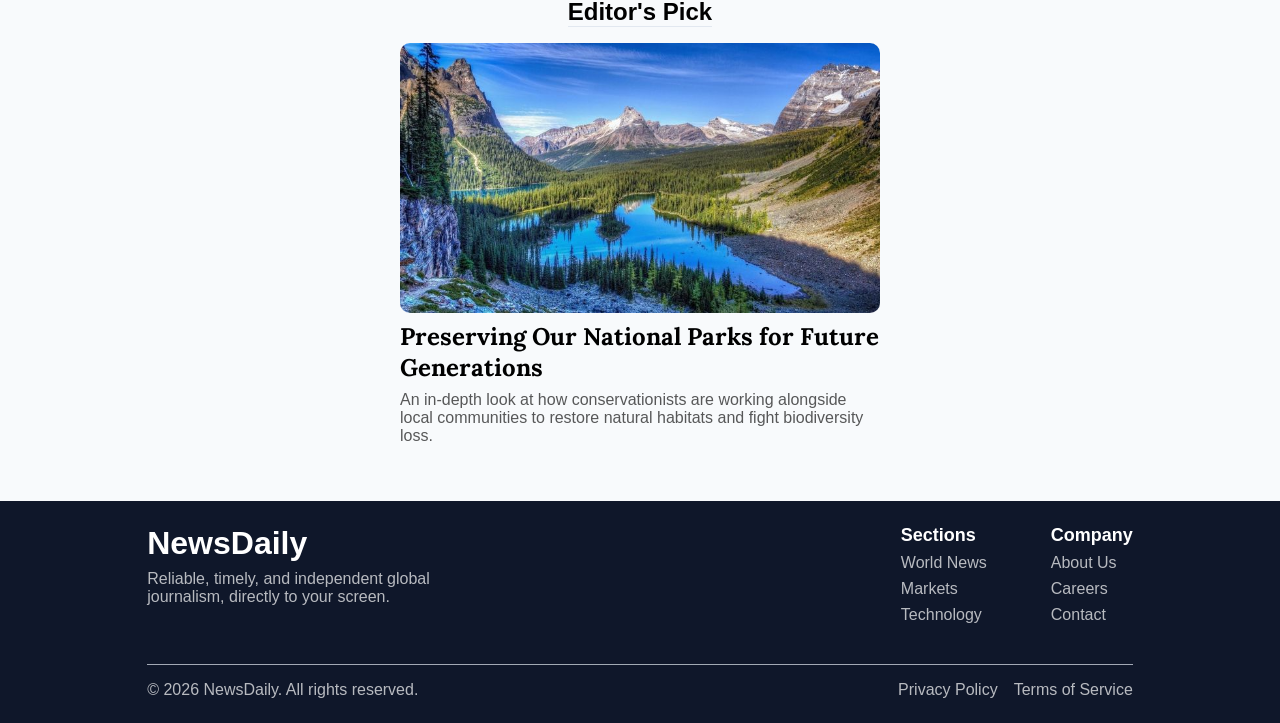
<file: src/Business.html>
<!DOCTYPE html>
<html lang="en">

<head>
    <meta charset="UTF-8">
    <meta name="viewport" content="width=device-width, initial-scale=1.0">
    <link rel="stylesheet" href="style.css">
    <title>News Daily</title>
    <script>try{var t=localStorage.getItem("newsdaily-theme");if(!t){t=window.matchMedia("(prefers-color-scheme: dark)").matches?"dark":"light";}document.documentElement.setAttribute("data-theme",t);}catch(e){document.documentElement.setAttribute("data-theme","light");}</script>
</head>

<body>
    <div class="Webcontainer">
        <header>
            <div class="Headercontainer">
                <div class="Titlecontainer">
                    <h1><span>News</span>Daily</h1>
                </div>
                <nav aria-label="Main navigation">
                    <ul class="Navlist">
                        <li><a class="Home" href="index.html">Home</a></li>
                        <li><a class="World" href="World.html">World</a></li>
                        <li><a class="Business" href="Business.html">Business</a></li>
                        <li><a class="Technology" href="Technology.html">Technology</a></li>
                        <li><a class="Sports" href="Sports.html">Sports</a></li>
                        <li><a class="Entertainment" href="Entertainment.html">Entertainment</a></li>
                        <li><a class="Health" href="Health.html">Health</a></li>
                        <li><a class="LifeStyle" href="LifeStyle.html">LifeStyle</a></li>
                        <li class="dropdown">
                            <a class="Activity" href="#">Activity</a>
                            <ul class="dropdown-content">
                                <li><a href="Activity/resume/resume.html">Resume</a></li>
                                <li><a href="Activity/list/list.html">List</a></li>
                                <li><a href="Activity/calendar/calendar.html">Calendar</a></li>
                                <li><a href="Activity/movie/movie.html">Movie</a></li>
                            </ul>
                        </li>
                    </ul>
                </nav>
                <div class="Searchcontainer">
                    <form class="search" role="search">
                        <input type="search" id="search-input" placeholder="Search for News...">
                    </form>
                    <button class="theme-toggle" type="button" aria-pressed="false"
                        aria-label="Switch to dark mode" title="Switch to dark mode">&#9788;</button>
                </div>
            </div>
        </header>
        <main>
            <div class="Maincontainer">
                <section class="sectionBreakingNews sectionNews" aria-labelledby="breaking-news-heading">
                    <div class="BreakingNewsTrending">
                        <div class="BreakingNewsTrending-Sub">
                            <figure>
                                <img src="public/home1.png" alt="Economy Image">
                            </figure>
                            <div class="headline">
                                <div class="headline-sub">
                                    <span>Global Diplomacy</span>
                                    <h1>Historic Accord Reached on <br> Global Trade & Infrastructure <br> Initiatives
                                    </h1>
                                    <p>
                                        In a decisive assembly today, delegates from over forty countries finalized <br>
                                        a comprehensive partnership aimed at boosting green supply chains, <br>
                                        scaling maritime safety, and lowering intercontinental transit tariffs.
                                    </p>
                                </div>
                                <button class="read-btn"
                                    aria-label="Read more about Global Leaders Meet to Tackle Climate Change">
                                    Read More
                                </button>
                            </div>
                        </div>
                    </div>
                </section>
                <section class="category-grid-section">
                    <div class="card">
                        <img src="public/Category1.png" alt="">
                        <span>Politics</span>
                        <h4>New policy aims to boost digital <br> economy</h4>
                        <p>2 Hours ago</p>
                    </div>
                    <div class="card">
                        <img src="public/Category2.png" alt="">
                        <span>Business</span>
                        <h4>Markets surge as investor confidence <br> grows</h4>
                        <p>3 Hours ago</p>
                    </div>
                    <div class="card">
                        <img src="public/Category3.png" alt="">
                        <span>Technology</span>
                        <h4>Next-gen laptops set to launch this <br> year</h4>
                        <p>5 Hours ago</p>
                    </div>
                    <div class="card">
                        <img src="public/Category4.png" alt="">
                        <span>Sports</span>
                        <h4>Local team wins championship title</h4>
                        <p>1 Day ago</p>
                    </div>
                </section>
                <section class="latest-news-section">
                    <div class="latest-news">
                        <h1>Latest News</h1>
                        <div class="Latestnews-container">
                            <img src="public/Latestnews1.png" alt="">
                            <div class="latest-news-text">
                                <h3>Education reforms to create more opportunities for youth</h3>
                                <p>1 Hour ago</p>
                            </div>
                        </div>
                        <div class="Latestnews-container">
                            <img src="public/Latestnews2.png" alt="">
                            <div class="latest-news-text">
                                <h3>India and US strengthen strategic partnership</h3>
                                <p>4 Hours ago</p>
                            </div>
                        </div>
                    </div>
                    <div class="EditorsPick">
                        <h1>Editor's Pick</h1>
                        <div class="Pick">
                            <img src="public/editorpick.png" alt="">
                            <div class="pick-text">
                                <h2>Preserving Our National Parks for Future <br> Generations</h2>
                                <p>An in-depth look at how conservationists are working alongside <br> local communities
                                    to restore natural habitats and fight biodiversity <br> loss.</p>
                            </div>
                        </div>
                    </div>
                </section>
            </div>
        </main>
        <footer>
            <div class="footercontainer">
                <div class="footer-contact">
                    <div class="dailynewsfooter">
                        <h1>NewsDaily</h1>
                        <p>Reliable, timely, and independent global <br> journalism, directly to your screen.</p>
                    </div>
                    <div class="contact-layout">
                        <div class="link-column">
                            <h4>Sections</h4>
                            <ul>
                                <li><a href="World.html">World News</a></li>
                                <li><a href="#">Markets</a></li>
                                <li><a href="#">Technology</a></li>
                            </ul>
                        </div>

                        <div class="link-column">
                            <h4>Company</h4>
                            <ul>
                                <li><a href="#">About Us</a></li>
                                <li><a href="#">Careers</a></li>
                                <li><a href="#">Contact</a></li>
                            </ul>
                        </div>
                    </div>
                </div>
                <div class="cert">
                    <p>© 2026 NewsDaily. All rights reserved.</p>
                    <div class="cert-text">
                        <p>Privacy Policy</p>
                        <p>Terms of Service</p>
                    </div>
                </div>
            </div>
        </footer>
    </div>
    <script src="script.js"></script>
</body>

</html>
</file>
<file: src/style.css>
@import url('https://fonts.googleapis.com/css2?family=Lora:ital,wght@0,400..700;1,400..700&display=swap');

*,
*::before,
*::after {
    margin: 0;
    padding: 0;
    box-sizing: border-box;
}

:root {
    --bgmain-color: #F8FAFC;
    --text-color: #000000;
    --textsub-color: #FFFFFF;
    --title-color: #0C6DC9;
    --border: #26233f;
    --color-btn-1: #0066CC;
    --nav-list-color: #0080ff;
    --accent: #0066CC;
    --trending-color: #EF4444;
    --trending-color-sub: #475569;
    --category-title-color: #0066CC;
    --footer-color: #0F172A;

    --line-color: #e2e8f0;
    --tag-bg: #EFF6FF;
    --hover-bg: rgba(0, 0, 0, 0.05);
    --dropdown-shadow: rgba(0, 0, 0, 0.1);
    --dropdown-stroke: rgba(0, 0, 0, 0.05);
    --card-bg: #FFFFFF;
    --card-border: #E2E8F0;
    --card-shadow: 0 2px 8px rgba(15, 23, 42, 0.04);
    --tint-blue: rgba(0, 102, 204, 0.06);
    --tint-blue-strong: rgba(0, 102, 204, 0.10);
    --tint-red: rgba(239, 68, 68, 0.05);
    --tint-red-stroke: rgba(239, 68, 68, 0.20);
    --tint-red-hover: rgba(239, 68, 68, 0.12);
    --tint-empty: rgba(148, 163, 184, 0.08);
    --cv-accent: #2f6f6b;
    --cv-accent-dark: #245553;
    --cv-ink: #1f2933;
    --cv-muted: #6b7785;
    --cv-line: #dfe4e9;
    --cv-white: #ffffff;
    --cv-body: #3d4852;

    --color-1: #0044A7;
    --color-2: #930008;

    --spacing-0: 0.5rem;
    --spacing-1: 1rem;
    --spacing-2: 2rem;
    --spacing-3: 3rem;
    --spacing-4: 4rem;
    --spacing-5: 5rem;
    --spacing-6: 6rem;

    --font-size-1: 24px;
    --font-size-2: 20px;
    --font-size-3: 16px;
    --font-size-5: 40px;

    --font-size-sub-2: 18px;
    --font-size-sub-3: 14px;
    --font-size-sub-4: 10px;

    --font-lora: 'Lora', serif;

    --con-size-1: 60px;

    --pad-0: 0.5rem;
    --pad-1: 1rem;
    --pad-2: 1.5rem;
    --pad-3: 2rem;

    --pad-rl: 1rem 4rem 1rem 4rem;
}

[data-theme="dark"] {
    --bgmain-color: #0b0b12;
    --text-color: #E5E7EB;
    --textsub-color: #FFFFFF;
    --title-color: #4DA3FF;
    --border: #3B3A55;
    --color-btn-1: #3B82F6;
    --nav-list-color: #60A5FA;
    --accent: #3B82F6;
    --trending-color: #F87171;
    --trending-color-sub: #94A3B8;
    --category-title-color: #60A5FA;
    --footer-color: #05050A;

    --line-color: #26263A;
    --tag-bg: #14243D;
    --hover-bg: rgba(255, 255, 255, 0.08);
    --dropdown-shadow: rgba(0, 0, 0, 0.6);
    --dropdown-stroke: rgba(255, 255, 255, 0.10);
    --card-bg: #14141F;
    --card-border: #2A2A3D;
    --card-shadow: 0 2px 10px rgba(0, 0, 0, 0.45);
    --tint-blue: rgba(59, 130, 246, 0.12);
    --tint-blue-strong: rgba(59, 130, 246, 0.18);
    --tint-red: rgba(248, 113, 113, 0.10);
    --tint-red-stroke: rgba(248, 113, 113, 0.30);
    --tint-red-hover: rgba(248, 113, 113, 0.20);
    --tint-empty: rgba(148, 163, 184, 0.06);
    --cv-accent: #3f8f8a;
    --cv-accent-dark: #63b3ad;
    --cv-ink: #E5E7EB;
    --cv-muted: #9CA3AF;
    --cv-line: #2A2A3D;
    --cv-white: #14141F;
    --cv-body: #B6BECC;

    --color-1: #7FB8FF;
    --color-2: #FF8A8A;
}

.theme-toggle {
    display: inline-flex;
    align-items: center;
    justify-content: center;
    width: 38px;
    height: 38px;
    flex-shrink: 0;
    border-radius: 50%;
    border: 2px solid var(--border);
    background: transparent;
    color: var(--text-color);
    cursor: pointer;
    font-size: 17px;
    line-height: 1;
    transition: background 0.2s ease, color 0.2s ease, border-color 0.2s ease;
}

.theme-toggle:hover {
    background: var(--hover-bg);
    color: var(--nav-list-color);
    border-color: var(--nav-list-color);
}

.theme-toggle:focus-visible {
    outline: 2px solid var(--accent);
    outline-offset: 2px;
}

@keyframes fadeInPage {
    from {
        opacity: 0;
    }

    to {
        opacity: 1;
    }
}

body {
    min-height: 100dvh;
    background: var(--bgmain-color);
    color: var(--text-color);
    font-family: 'Segoe UI', Tahoma, Geneva, Verdana, sans-serif;
    animation: fadeInPage 0.5s ease-in-out forwards;
    transition: opacity 0.2s ease-in-out;
}

body.fade-out {
    opacity: 0 !important;
    transition: opacity 0.2s ease-in-out;
}

@media (prefers-reduced-motion: reduce) {

    body,
    body.fade-out {
        animation: none !important;
        transition: none !important;
        opacity: 1 !important;
    }
}

.Webcontainer {
    display: flex;
    flex-direction: column;
    gap: var(--spacing-2);
}

header {
    width: 100%;
    display: flex;
    flex-direction: column;
    border-bottom: 1px solid var(--line-color);
}

.Headercontainer {
    display: flex;
    flex-direction: row;
    justify-content: space-between;
    padding: var(--pad-rl);
    align-items: center;
}

.Titlecontainer span {
    color: var(--title-color);
}

nav {
    color: var(--text-color);
    height: var(--con-size-1);
    display: flex;
    align-items: center;
}

.Navlist {
    display: flex;
    flex-direction: row;
    height: 100%;
    width: 100%;
    list-style: none;
    padding: 0 80px 0rem 80px;
    font-size: var(--font-size-sub-2);
    font-weight: bold;
    align-items: center;
    justify-content: center;

}

.Navlist li {
    height: 100%;
    display: flex;
    align-items: center;
    padding: var(--pad-1);
    position: relative;
}

.dropdown-content {
    display: none;
    position: absolute;
    top: 100%;
    left: 0;
    background-color: var(--card-bg);
    min-width: 180px;
    box-shadow: 0px 8px 16px 0px var(--dropdown-shadow);
    z-index: 1000;
    list-style: none;
    padding: 10px 0;
    border-radius: 8px;
    border: 1px solid var(--dropdown-stroke);
}

.dropdown-content li {
    width: 100%;
    padding: 0 !important;
}

.dropdown-content a {
    padding: 10px 20px !important;
    width: 100% !important;
    justify-content: flex-start !important;
    opacity: 100% !important;
    font-size: 14px;
}

.dropdown-content a:hover {
    background-color: var(--hover-bg);
}

.dropdown:hover .dropdown-content {
    display: block;
}

.Searchcontainer {
    display: flex;
    flex-direction: row;
    align-items: center;
    gap: var(--pad-0);
    flex: 1;
    max-width: 480px;
}

.Navlist a {
    height: 100%;
    display: flex;
    align-items: center;
    justify-content: center;
    padding: var(--pad-1);
    color: var(--text-color);
    opacity: 60%;
    text-decoration: none;
}

.Navlist a.active {
    color: var(--nav-list-color);
    opacity: 100%;
}

.Navlist a:hover {
    color: var(--nav-list-color);
    opacity: 100%;
}

.search {
    position: relative;
    display: block;
    flex: 1;
    max-width: 420px;
}

.search input {
    padding: 0.55rem 1rem 0.55rem 1rem;
    border: 2px solid var(--border);
    border-radius: 999px;
    color: var(--text-color);
    font: inherit;
    font-size: 0.85rem;
}

.search input:focus {
    outline: none;
    border-color: var(--accent);
}

main {
    display: flex;
    flex-direction: column;
    align-items: center;
}

.Maincontainer {
    width: 90%;
    gap: var(--spacing-2);
}

.sectionBreakingNews {
    display: flex;
    flex-direction: column;
}
.sectionNews{
    align-items: center;
}

.BreakingNewsTrending {
    display: flex;
    flex-direction: row;
    padding: var(--pad-2);
    justify-content: space-between;
}

.BreakingNewsTrending-Sub {
    display: flex;
    flex-direction: row;
    gap: var(--spacing-2);
    align-items: center;
}

.BreakingNewsTrending-Sub img {
    border-radius: 20px;
    height: 460px;
    width: 700px;
    max-width: 100%;
    object-fit: cover;
}

.headline {
    display: flex;
    flex-direction: column;
    gap: var(--spacing-6);
}

.headline span {
    display: inline-block;
    width: fit-content;
    color: var(--color-1);
    font-weight: bold;
    font-size: var(--font-size-sub-4);
    background-color: var(--tag-bg);

    text-transform: uppercase;
    letter-spacing: 0.05em;
    border-radius: 10px;
    padding: var(--pad-0);
}

.headline h1 {
    font-size: var(--font-size-5);
}

.headline h1,
h3 {
    font-family: var(--font-lora);
}

.headline p {
    font-size: var(--font-size-3);
    opacity: 75%;
}

.read-btn {
    padding: var(--pad-1) var(--pad-3);
    cursor: pointer;
    border-radius: 10px;
    border: 2px solid var(--bgmain-color);
    background-color: var(--color-btn-1);
    color: var(--textsub-color);
}

.read-btn:focus {
    outline: none;
}

.read-btn:focus-visible {
    outline: 2px solid var(--nav-list-color);
    outline-offset: 2px;
}

.Trending {
    display: flex;
    flex-direction: column;
    gap: var(--spacing-1);
}

.Trending h3 {
    text-align: center;
}

.Trending-list {
    display: flex;
    flex-direction: column;
    gap: var(--spacing-1);
}

.trending-item {
    display: flex;
    flex-direction: row;
    align-items: center;
    gap: var(--spacing-1);
}

.trending-item p {
    font-weight: bold;
}

.trending-item span {
    padding: 8px 13px 8px 13px;
    border-radius: 6px;
    background-color: var(--trending-color-sub);
    font-size: var(--font-size-sub-3);
    font-weight: bold;
    color: var(--textsub-color);
}

span.span-1 {
    background-color: var(--trending-color);
}

.trending-item img {
    height: 66px;
    width: 66px;
}

.category-grid-section {
    display: grid;
    grid-template-columns: repeat(4, minmax(0, 1fr));
    gap: var(--spacing-1);
    padding: var(--pad-2);
}

.card {
    width: 100%;
    height: 100%;
    display: flex;
    flex-direction: column;
    gap: var(--spacing-0);
}

.card img {
    width: 100%;
    height: 250px;
    object-fit: cover;
    display: block;
    border-radius: 10px;
} 

.card span {
    color: var(--category-title-color);
    font-weight: bold;
}

.card h4 {
    font-family: var(--font-lora);
}

.card p {
    font-weight: bold;
    opacity: 60%;
    font-size: var(--font-size-sub-3);
    margin-top: auto;
}

.latest-news-section {
    display: flex;
    flex-direction: row;
    padding: var(--pad-2);
    justify-content: space-between;
}

.latest-news {
    display: flex;
    flex-direction: column;
    gap: var(--spacing-1);
}

.latest-news h1 {
    border-bottom: 1px solid var(--line-color);
}


.Latestnews-container {
    display: flex;
    flex-direction: row;
    align-items: center;
    gap: var(--spacing-0);
}

.Latestnews-container img {
    width: 160px;
    height: 100px;
    border-radius: 10px;
}

.latest-news-text {
    display: flex;
    flex-direction: column;
}

.latest-news-text p {
    opacity: 60%;
    font-weight: bold;
}

.EditorsPick {
    display: flex;
    flex-direction: column;
    gap: var(--spacing-1);
}

.EditorsPick h1 {
    border-bottom: 1px solid var(--line-color);
}

.Pick {
    display: flex;
    flex-direction: column;
    gap: var(--spacing-0);
}

.Pick img {
    width: 480px;
    height: 260px;
    border-radius: 10px;
}

.Pick h2 {
    font-family: var(--font-lora);
}

.pick-text {
    display: flex;
    flex-direction: column;
    gap: var(--spacing-0);
}

.pick-text p {
    opacity: 65%;
}

footer {
    display: flex;
    flex-direction: column;
    justify-content: center;
    background-color: var(--footer-color);
    color: var(--textsub-color);
    padding: var(--pad-2);
}

.footercontainer {
    width: 80%;
    margin-left: auto;
    margin-right: auto;
    display: flex;
    flex-direction: column;
    gap: 2.5rem;
}

.footer-contact {
    display: flex;
    flex-direction: row;
    justify-content: space-between;
    align-items: flex-start;
    width: 100%;
}

.contact-layout {
    display: flex;
    flex-direction: row;
    gap: 4rem;
}

.link-column {
    display: flex;
    flex-direction: column;
    gap: var(--spacing-0);
    font-family: 'Segoe UI', Tahoma, Geneva, Verdana, sans-serif;
}

.link-column h4 {
    font-size: var(--font-size-sub-2);
}

.link-column ul {
    list-style: none;
    padding: 0;
    margin: 0;
    display: flex;
    flex-direction: column;
    gap: 0.5rem;
}

.link-column a {
    text-decoration: none;
    color: var(--textsub-color);
    opacity: 70%;
}

.dailynewsfooter {
    display: flex;
    flex-direction: column;
    gap: var(--spacing-0);
}

.dailynewsfooter p {
    opacity: 70%;
}

.cert {
    display: flex;
    flex-direction: row;
    justify-content: space-between;
    align-items: center;
    border-top: 1px solid var(--line-color);
    padding-top: 1rem;
    opacity: 70%;
}

.cert-text {
    display: flex;
    flex-direction: row;
    gap: var(--spacing-1);
}

.cert p {
    margin: 0;
}

@media (max-width: 1536px) {
    .Headercontainer {
        padding: var(--pad-1) var(--pad-2);
    }

    .Navlist {
        gap: var(--spacing-0);
        padding: 0 var(--pad-1);
        font-size: var(--font-size-sub-3);
    }

    .Navlist li {
        padding: var(--pad-0);
    }

    .BreakingNewsTrending {
        align-items: flex-start;
        gap: var(--spacing-1);
        padding: var(--pad-1);
        width: 100%;
    }

    .BreakingNewsTrending-Sub {
        flex: 1 1 600px;
        min-width: 0;
    }

    .BreakingNewsTrending-Sub img {
        height: 420px;
        width: 600px;
        object-fit: cover;
    }

    .headline {
        min-width: 0;
    }

    .Trending {
        flex: 0 1 260px;
        min-width: 220px;
    }

    .Maincontainer {
        width: 85%;
    }
}

@media (max-width: 1475px) {
    .BreakingNewsTrending-Sub {
        flex-direction: column;
        align-items: center;
        width: 100%;
    }

    .BreakingNewsTrending-Sub img {
        width: 100%;
        max-width: 600px;
        height: auto;
    }

    .headline {
        display: flex;
        flex-direction: row;
        align-items: center;
        justify-content: center;
        width: 100%;
        gap: var(--spacing-2);
    }

    .headline-sub {
        display: flex;
        flex-direction: column;
        gap: var(--spacing-0);
    }

    .read-btn {
        align-self: center;
        white-space: nowrap;
    }
}

@media (max-width: 1386px) {
    .latest-news-section {
        flex-direction: column;
        gap: var(--spacing-2);
    }

    .EditorsPick {
        align-items: center;
    }

    .Pick img {
        width: 100%;
        max-width: 480px;
        height: auto;
        border-radius: 10px;
    }
}

@media (max-width: 1137px) {
    .Headercontainer {
        flex-wrap: wrap;
    }

    nav {
        order: 3;
        width: 100%;
        height: auto;
        justify-content: center;
    }

    .Navlist {
        padding: 0;
        flex-wrap: wrap;
        justify-content: center;
        gap: var(--spacing-0);
        font-size: var(--font-size-sub-3);
    }

    .Navlist li {
        padding: 0.25rem;
    }

    .Navlist a {
        padding: 0.25rem 0.5rem;
    }
}

@media (max-width: 947px) {
    .headline {
        display: flex;
        flex-direction: column;
        align-items: flex-start;
    }

    .read-btn {
        align-self: flex-start;
    }

    .BreakingNewsTrending {
        display: flex;
        flex-direction: column;
        gap: var(--spacing-5);
    }
}

@media (max-width: 750px) {
    .Headercontainer {
        flex-direction: column;
        gap: var(--spacing-1);
    }

    .Navlist {
        padding: 0;
        flex-wrap: wrap;
        justify-content: center;
    }

    .category-grid-section {
        grid-template-columns: 1fr;
        gap: var(--spacing-2);
        padding: var(--pad-1);
    }

    .contact-layout {
        flex-direction: column;
        gap: var(--spacing-2);
    }

    .cert {
        flex-direction: column;
        gap: var(--spacing-1);
        text-align: center;
    }

    .cert-text {
        justify-content: center;
    }
}
</file>
<file: Activity/resume/style.css>
:root {
    --accent: #2f6f6b;
    --accent-dark: #245553;
    --ink: #1f2933;
    --muted: #6b7785;
    --line: #dfe4e9;
    --bg: #f0f2f4;
    --white: #ffffff;
}

* {
    margin: 0;
    padding: 0;
    box-sizing: border-box;
}

body {
    font-family: "Segoe UI", Roboto, Helvetica, Arial, sans-serif;
    background: var(--bg);
    color: var(--ink);
    line-height: 1.6;
    padding: 32px 16px;
    -webkit-font-smoothing: antialiased;
}

.page {
    display: flex;
    max-width: 1000px;
    margin: 0 auto;
    background: var(--white);
    box-shadow: 0 10px 40px rgba(0, 0, 0, 0.12);
}

/* ---------- Sidebar ---------- */

.sidebar {
    flex: 0 0 320px;
    background: var(--accent);
    color: #e8f1f0;
}

.sidebar-inner {
    padding: 40px 30px;
    position: sticky;
    top: 0;
}

.photo {
    width: 130px;
    height: 130px;
    margin: 0 auto 22px;
    border-radius: 50%;
    overflow: hidden;
    border: 4px solid rgba(255, 255, 255, 0.35);
}

.photo img {
    width: 100%;
    height: 100%;
    object-fit: cover;
    display: block;
}

.name {
    font-size: 26px;
    font-weight: 700;
    letter-spacing: 0.5px;
    text-align: center;
    color: #fff;
}

.tagline {
    text-align: center;
    font-size: 13px;
    text-transform: uppercase;
    letter-spacing: 1.6px;
    color: rgba(255, 255, 255, 0.75);
    margin-top: 6px;
}

.side-block {
    margin-top: 30px;
}

.side-title {
    font-size: 12px;
    font-weight: 700;
    text-transform: uppercase;
    letter-spacing: 2px;
    color: #fff;
    padding-bottom: 8px;
    border-bottom: 1px solid rgba(255, 255, 255, 0.25);
    margin-bottom: 14px;
}

.contact-list li {
    font-size: 13.5px;
    margin-bottom: 10px;
    word-break: break-word;
}

.contact-list .ico {
    display: inline-block;
    width: 20px;
    color: rgba(255, 255, 255, 0.6);
}

.skills li,
.interests li {
    font-size: 13.5px;
    margin-bottom: 8px;
}

.skills li::before,
.interests li::before {
    content: "";
    display: inline-block;
    width: 6px;
    height: 6px;
    margin-right: 10px;
    vertical-align: middle;
    border-radius: 50%;
    background: rgba(255, 255, 255, 0.55);
}

.contact-list,
.skills,
.interests {
    list-style: none;
}

/* ---------- Main column ---------- */

.main {
    flex: 1;
    padding: 44px 40px;
}

.block {
    margin-bottom: 30px;
}

.block:last-child {
    margin-bottom: 0;
}

.block-title {
    font-size: 15px;
    font-weight: 700;
    text-transform: uppercase;
    letter-spacing: 2.5px;
    color: var(--accent-dark);
    padding-bottom: 9px;
    border-bottom: 2px solid var(--line);
    margin-bottom: 18px;
}

.summary {
    font-size: 14.5px;
    color: #3d4852;
}

.entry {
    margin-bottom: 20px;
}

.entry:last-child {
    margin-bottom: 0;
}

.entry-head {
    display: flex;
    justify-content: space-between;
    align-items: baseline;
    gap: 14px;
}

.entry h3 {
    font-size: 15.5px;
    font-weight: 700;
}

.dates {
    flex-shrink: 0;
    font-size: 12.5px;
    color: var(--muted);
    font-style: italic;
}

.entry-meta {
    font-size: 13px;
    color: var(--accent);
    font-weight: 600;
    margin-bottom: 8px;
}

.bullets {
    padding-left: 18px;
}

.bullets li {
    font-size: 14px;
    color: #3d4852;
    margin-bottom: 5px;
}

.bullets li::marker {
    color: var(--accent);
}

/* ---------- Print ---------- */

@media print {
    body {
        background: #fff;
        padding: 0;
    }

    .page {
        box-shadow: none;
        max-width: none;
    }

    .entry {
        page-break-inside: avoid;
    }
}

/* ---------- Responsive ---------- */

@media (max-width: 820px) {
    .page {
        flex-direction: column;
    }

    .sidebar {
        flex: none;
    }

    .sidebar-inner {
        position: static;
    }

    .main {
        padding: 32px 24px;
    }

    .entry-head {
        flex-direction: column;
        gap: 2px;
    }
}
</file>
<file: style.css>
@import url('https://fonts.googleapis.com/css2?family=Lora:ital,wght@0,400..700;1,400..700&display=swap');

*,
*::before,
*::after {
    margin: 0;
    padding: 0;
    box-sizing: border-box;
}

:root {
    --bgmain-color: #F8FAFC;
    --text-color: #000000;
    --textsub-color: #FFFFFF;
    --title-color: #0C6DC9;
    --border: #26233f;
    --color-btn-1: #0066CC;
    --nav-list-color: #0080ff;
    --accent: #0066CC;
    --trending-color: #EF4444;
    --trending-color-sub: #475569;
    --category-title-color: #0066CC;
    --footer-color: #0F172A;

    --color-1: #0044A7;
    --color-2: #930008;

    --spacing-0: 0.5rem;
    --spacing-1: 1rem;
    --spacing-2: 2rem;
    --spacing-3: 3rem;
    --spacing-4: 4rem;
    --spacing-5: 5rem;
    --spacing-6: 6rem;

    --font-size-1: 24px;
    --font-size-2: 20px;
    --font-size-3: 16px;
    --font-size-5: 40px;

    --font-size-sub-2: 18px;
    --font-size-sub-3: 14px;
    --font-size-sub-4: 10px;

    --font-lora: 'Lora', serif;

    --con-size-1: 60px;

    --pad-0: 0.5rem;
    --pad-1: 1rem;
    --pad-2: 1.5rem;
    --pad-3: 2rem;

    --pad-rl: 1rem 4rem 1rem 4rem;
}

@keyframes fadeInPage {
    from {
        opacity: 0;
    }

    to {
        opacity: 1;
    }
}

body {
    min-height: 100dvh;
    background: var(--bgmain-color);
    color: var(--text-color);
    font-family: 'Segoe UI', Tahoma, Geneva, Verdana, sans-serif;
    animation: fadeInPage 0.5s ease-in-out forwards;
    transition: opacity 0.2s ease-in-out;
}

body.fade-out {
    opacity: 0 !important;
    transition: opacity 0.2s ease-in-out;
}

@media (prefers-reduced-motion: reduce) {

    body,
    body.fade-out {
        animation: none !important;
        transition: none !important;
        opacity: 1 !important;
    }
}

.Webcontainer {
    display: flex;
    flex-direction: column;
    gap: var(--spacing-2);
}

header {
    width: 100%;
    display: flex;
    flex-direction: column;
    border-bottom: 1px solid #e2e8f0;
}

.Headercontainer {
    display: flex;
    flex-direction: row;
    justify-content: space-between;
    padding: var(--pad-rl);
    align-items: center;
}

.Titlecontainer span {
    color: var(--title-color);
}

nav {
    color: var(--text-color);
    height: var(--con-size-1);
    display: flex;
    align-items: center;
}

.Navlist {
    display: flex;
    flex-direction: row;
    height: 100%;
    width: 100%;
    list-style: none;
    padding: 0 80px 0rem 80px;
    font-size: var(--font-size-sub-2);
    font-weight: bold;
    align-items: center;
    justify-content: center;

}

.Navlist li {
    height: 100%;
    display: flex;
    align-items: center;
    padding: var(--pad-1);
}

.Navlist a {
    height: 100%;
    display: flex;
    align-items: center;
    justify-content: center;
    padding: var(--pad-1);
    color: var(--text-color);
    opacity: 60%;
    text-decoration: none;
}

.Navlist a.active {
    color: var(--nav-list-color);
    opacity: 100%;
}

.Navlist a:hover {
    color: var(--nav-list-color);
    opacity: 100%;
}

.search {
    position: relative;
    display: block;
    flex: 1;
    max-width: 420px;
}

.search input {
    padding: 0.55rem 1rem 0.55rem 1rem;
    border: 2px solid var(--border);
    border-radius: 999px;
    color: var(--text-color);
    font: inherit;
    font-size: 0.85rem;
}

.search input:focus {
    outline: none;
    border-color: var(--accent);
}

main {
    display: flex;
    flex-direction: column;
    align-items: center;
}

.Maincontainer {
    width: 90%;
    gap: var(--spacing-2);
}

.sectionBreakingNews {
    display: flex;
    flex-direction: column;
}
.sectionNews{
    align-items: center;
}

.BreakingNewsTrending {
    display: flex;
    flex-direction: row;
    padding: var(--pad-2);
    justify-content: space-between;
}

.BreakingNewsTrending-Sub {
    display: flex;
    flex-direction: row;
    gap: var(--spacing-2);
    align-items: center;
}

.BreakingNewsTrending-Sub img {
    border-radius: 20px;
    height: 460px;
    width: 700px;
    max-width: 100%;
    object-fit: cover;
}

.headline {
    display: flex;
    flex-direction: column;
    gap: var(--spacing-6);
}

.headline span {
    display: inline-block;
    width: fit-content;
    color: var(--color-1);
    font-weight: bold;
    font-size: var(--font-size-sub-4);
    background-color: #EFF6FF;

    text-transform: uppercase;
    letter-spacing: 0.05em;
    border-radius: 10px;
    padding: var(--pad-0);
}

.headline h1 {
    font-size: var(--font-size-5);
}

.headline h1,
h3 {
    font-family: var(--font-lora);
}

.headline p {
    font-size: var(--font-size-3);
    opacity: 75%;
}

.read-btn {
    padding: var(--pad-1) var(--pad-3);
    cursor: pointer;
    border-radius: 10px;
    border: 2px solid var(--bgmain-color);
    background-color: var(--color-btn-1);
    color: var(--textsub-color);
}

.read-btn:focus {
    outline: none;
}

.read-btn:focus-visible {
    outline: 2px solid var(--nav-list-color);
    outline-offset: 2px;
}

.Trending {
    display: flex;
    flex-direction: column;
    gap: var(--spacing-1);
}

.Trending h3 {
    text-align: center;
}

.Trending-list {
    display: flex;
    flex-direction: column;
    gap: var(--spacing-1);
}

.trending-item {
    display: flex;
    flex-direction: row;
    align-items: center;
    gap: var(--spacing-1);
}

.trending-item p {
    font-weight: bold;
}

.trending-item span {
    padding: 8px 13px 8px 13px;
    border-radius: 6px;
    background-color: var(--trending-color-sub);
    font-size: var(--font-size-sub-3);
    font-weight: bold;
    color: var(--textsub-color);
}

span.span-1 {
    background-color: var(--trending-color);
}

.trending-item img {
    height: 66px;
    width: 66px;
}

.category-grid-section {
    display: grid;
    grid-template-columns: repeat(4, minmax(0, 1fr));
    gap: var(--spacing-1);
    padding: var(--pad-2);
}

.card {
    width: 100%;
    height: 100%;
    display: flex;
    flex-direction: column;
    gap: var(--spacing-0);
}

.card img {
    width: 100%;
    height: 250px;
    object-fit: cover;
    display: block;
    border-radius: 10px;
} 

.card span {
    color: var(--category-title-color);
    font-weight: bold;
}

.card h4 {
    font-family: var(--font-lora);
}

.card p {
    font-weight: bold;
    opacity: 60%;
    font-size: var(--font-size-sub-3);
    margin-top: auto;
}

.latest-news-section {
    display: flex;
    flex-direction: row;
    padding: var(--pad-2);
    justify-content: space-between;
}

.latest-news {
    display: flex;
    flex-direction: column;
    gap: var(--spacing-1);
}

.latest-news h1 {
    border-bottom: 1px solid #e2e8f0;
}


.Latestnews-container {
    display: flex;
    flex-direction: row;
    align-items: center;
    gap: var(--spacing-0);
}

.Latestnews-container img {
    width: 160px;
    height: 100px;
    border-radius: 10px;
}

.latest-news-text {
    display: flex;
    flex-direction: column;
}

.latest-news-text p {
    opacity: 60%;
    font-weight: bold;
}

.EditorsPick {
    display: flex;
    flex-direction: column;
    gap: var(--spacing-1);
}

.EditorsPick h1 {
    border-bottom: 1px solid #e2e8f0;
}

.Pick {
    display: flex;
    flex-direction: column;
    gap: var(--spacing-0);
}

.Pick img {
    width: 480px;
    height: 260px;
    border-radius: 10px;
}

.Pick h2 {
    font-family: var(--font-lora);
}

.pick-text {
    display: flex;
    flex-direction: column;
    gap: var(--spacing-0);
}

.pick-text p {
    opacity: 65%;
}

footer {
    display: flex;
    flex-direction: column;
    justify-content: center;
    background-color: var(--footer-color);
    color: var(--textsub-color);
    padding: var(--pad-2);
}

.footercontainer {
    width: 80%;
    margin-left: auto;
    margin-right: auto;
    display: flex;
    flex-direction: column;
    gap: 2.5rem;
}

.footer-contact {
    display: flex;
    flex-direction: row;
    justify-content: space-between;
    align-items: flex-start;
    width: 100%;
}

.contact-layout {
    display: flex;
    flex-direction: row;
    gap: 4rem;
}

.link-column {
    display: flex;
    flex-direction: column;
    gap: var(--spacing-0);
    font-family: 'Segoe UI', Tahoma, Geneva, Verdana, sans-serif;
}

.link-column h4 {
    font-size: var(--font-size-sub-2);
}

.link-column ul {
    list-style: none;
    padding: 0;
    margin: 0;
    display: flex;
    flex-direction: column;
    gap: 0.5rem;
}

.link-column a {
    text-decoration: none;
    color: var(--textsub-color);
    opacity: 70%;
}

.dailynewsfooter {
    display: flex;
    flex-direction: column;
    gap: var(--spacing-0);
}

.dailynewsfooter p {
    opacity: 70%;
}

.cert {
    display: flex;
    flex-direction: row;
    justify-content: space-between;
    align-items: center;
    border-top: 1px solid #e5e7eb;
    padding-top: 1rem;
    opacity: 70%;
}

.cert-text {
    display: flex;
    flex-direction: row;
    gap: var(--spacing-1);
}

.cert p {
    margin: 0;
}

@media (max-width: 1536px) {
    .Headercontainer {
        padding: var(--pad-1) var(--pad-2);
    }

    .Navlist {
        gap: var(--spacing-0);
        padding: 0 var(--pad-1);
        font-size: var(--font-size-sub-3);
    }

    .Navlist li {
        padding: var(--pad-0);
    }

    .BreakingNewsTrending {
        align-items: flex-start;
        gap: var(--spacing-1);
        padding: var(--pad-1);
        width: 100%;
    }

    .BreakingNewsTrending-Sub {
        flex: 1 1 600px;
        min-width: 0;
    }

    .BreakingNewsTrending-Sub img {
        height: 420px;
        width: 600px;
        object-fit: cover;
    }

    .headline {
        min-width: 0;
    }

    .Trending {
        flex: 0 1 260px;
        min-width: 220px;
    }

    .Maincontainer {
        width: 85%;
    }
}

@media (max-width: 1475px) {
    .BreakingNewsTrending-Sub {
        flex-direction: column;
        align-items: center;
        width: 100%;
    }

    .BreakingNewsTrending-Sub img {
        width: 100%;
        max-width: 600px;
        height: auto;
    }

    .headline {
        display: flex;
        flex-direction: row;
        align-items: center;
        justify-content: center;
        width: 100%;
        gap: var(--spacing-2);
    }

    .headline-sub {
        display: flex;
        flex-direction: column;
        gap: var(--spacing-0);
    }

    .read-btn {
        align-self: center;
        white-space: nowrap;
    }
}

@media (max-width: 1386px) {
    .latest-news-section {
        flex-direction: column;
        gap: var(--spacing-2);
    }

    .EditorsPick {
        align-items: center;
    }

    .Pick img {
        width: 100%;
        max-width: 480px;
        height: auto;
        border-radius: 10px;
    }
}

@media (max-width: 1137px) {
    .Headercontainer {
        flex-wrap: wrap;
    }

    nav {
        order: 3;
        width: 100%;
        height: auto;
        justify-content: center;
    }

    .Navlist {
        padding: 0;
        flex-wrap: wrap;
        justify-content: center;
        gap: var(--spacing-0);
        font-size: var(--font-size-sub-3);
    }

    .Navlist li {
        padding: 0.25rem;
    }

    .Navlist a {
        padding: 0.25rem 0.5rem;
    }
}

@media (max-width: 947px) {
    .headline {
        display: flex;
        flex-direction: column;
        align-items: flex-start;
    }

    .read-btn {
        align-self: flex-start;
    }

    .BreakingNewsTrending {
        display: flex;
        flex-direction: column;
        gap: var(--spacing-5);
    }
}

@media (max-width: 750px) {
    .Headercontainer {
        flex-direction: column;
        gap: var(--spacing-1);
    }

    .Navlist {
        padding: 0;
        flex-wrap: wrap;
        justify-content: center;
    }

    .category-grid-section {
        grid-template-columns: 1fr;
        gap: var(--spacing-2);
        padding: var(--pad-1);
    }

    .contact-layout {
        flex-direction: column;
        gap: var(--spacing-2);
    }

    .cert {
        flex-direction: column;
        gap: var(--spacing-1);
        text-align: center;
    }

    .cert-text {
        justify-content: center;
    }
}
</file>
